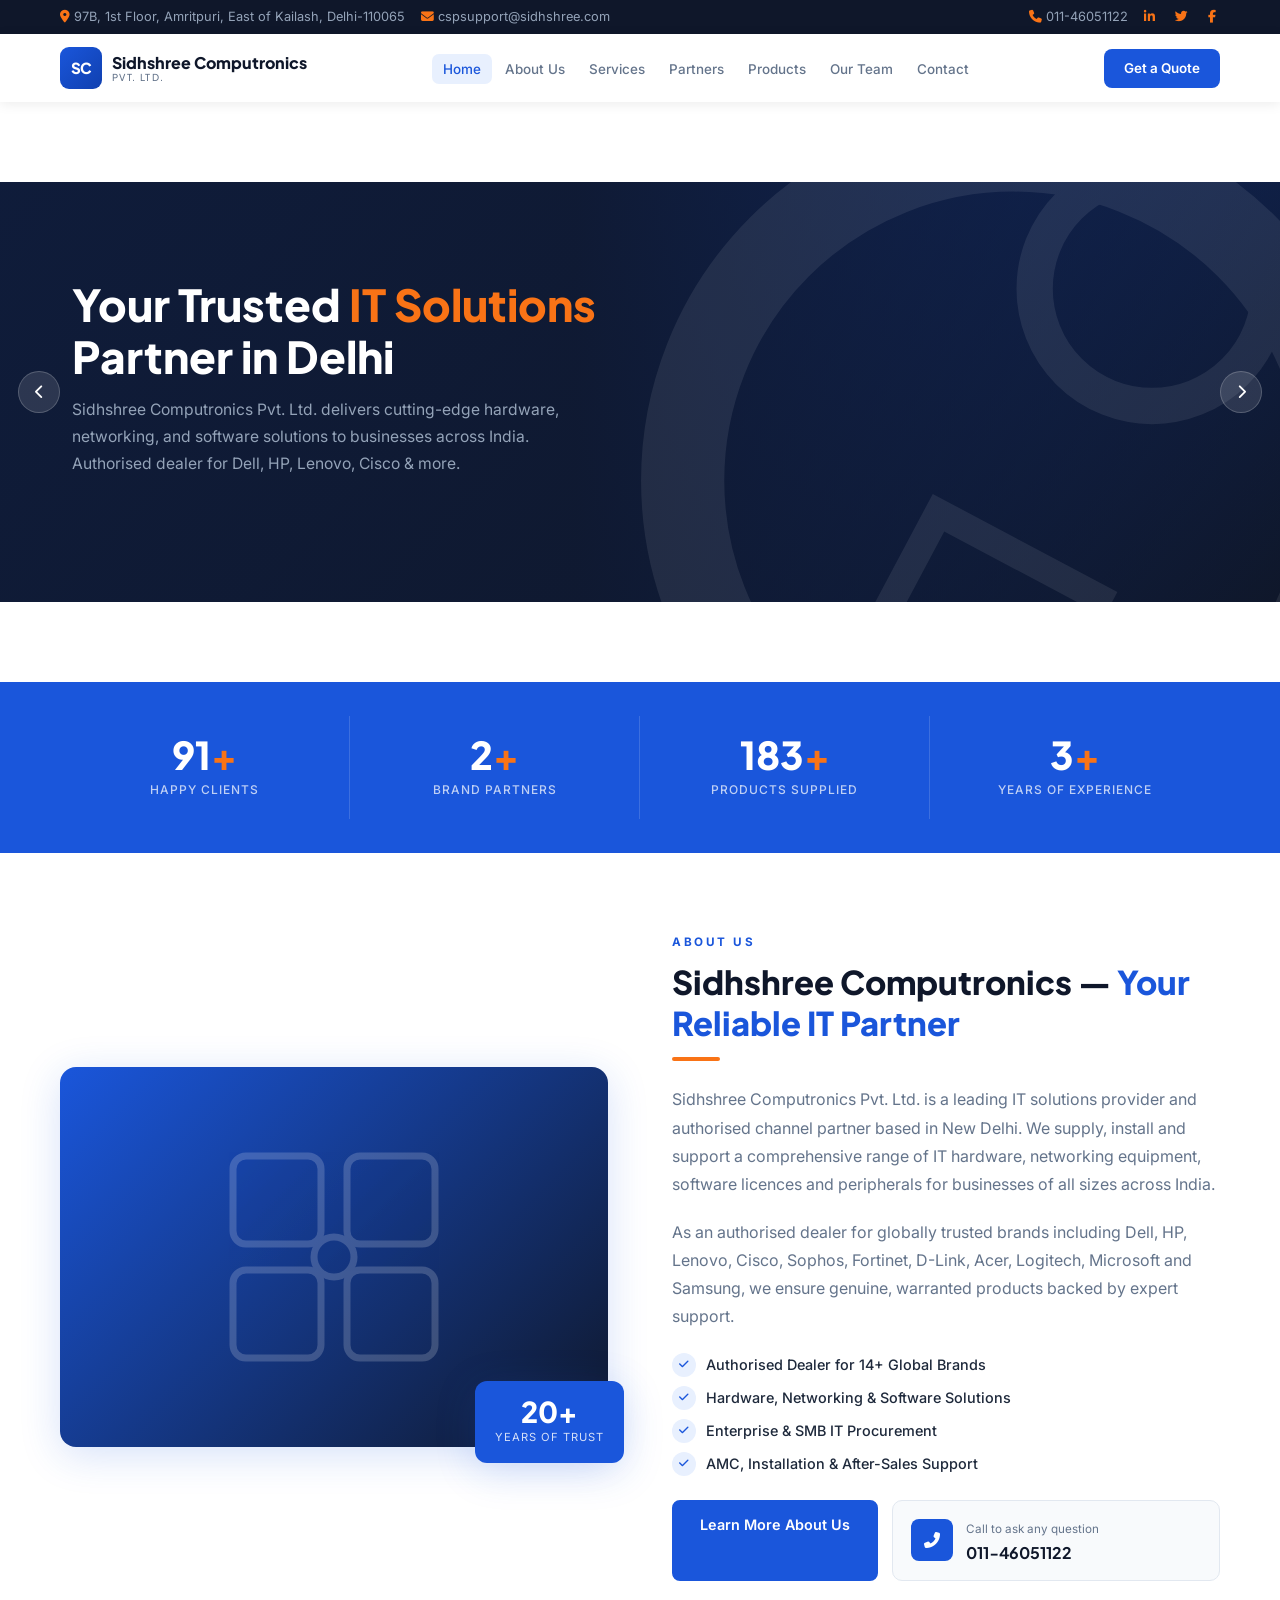
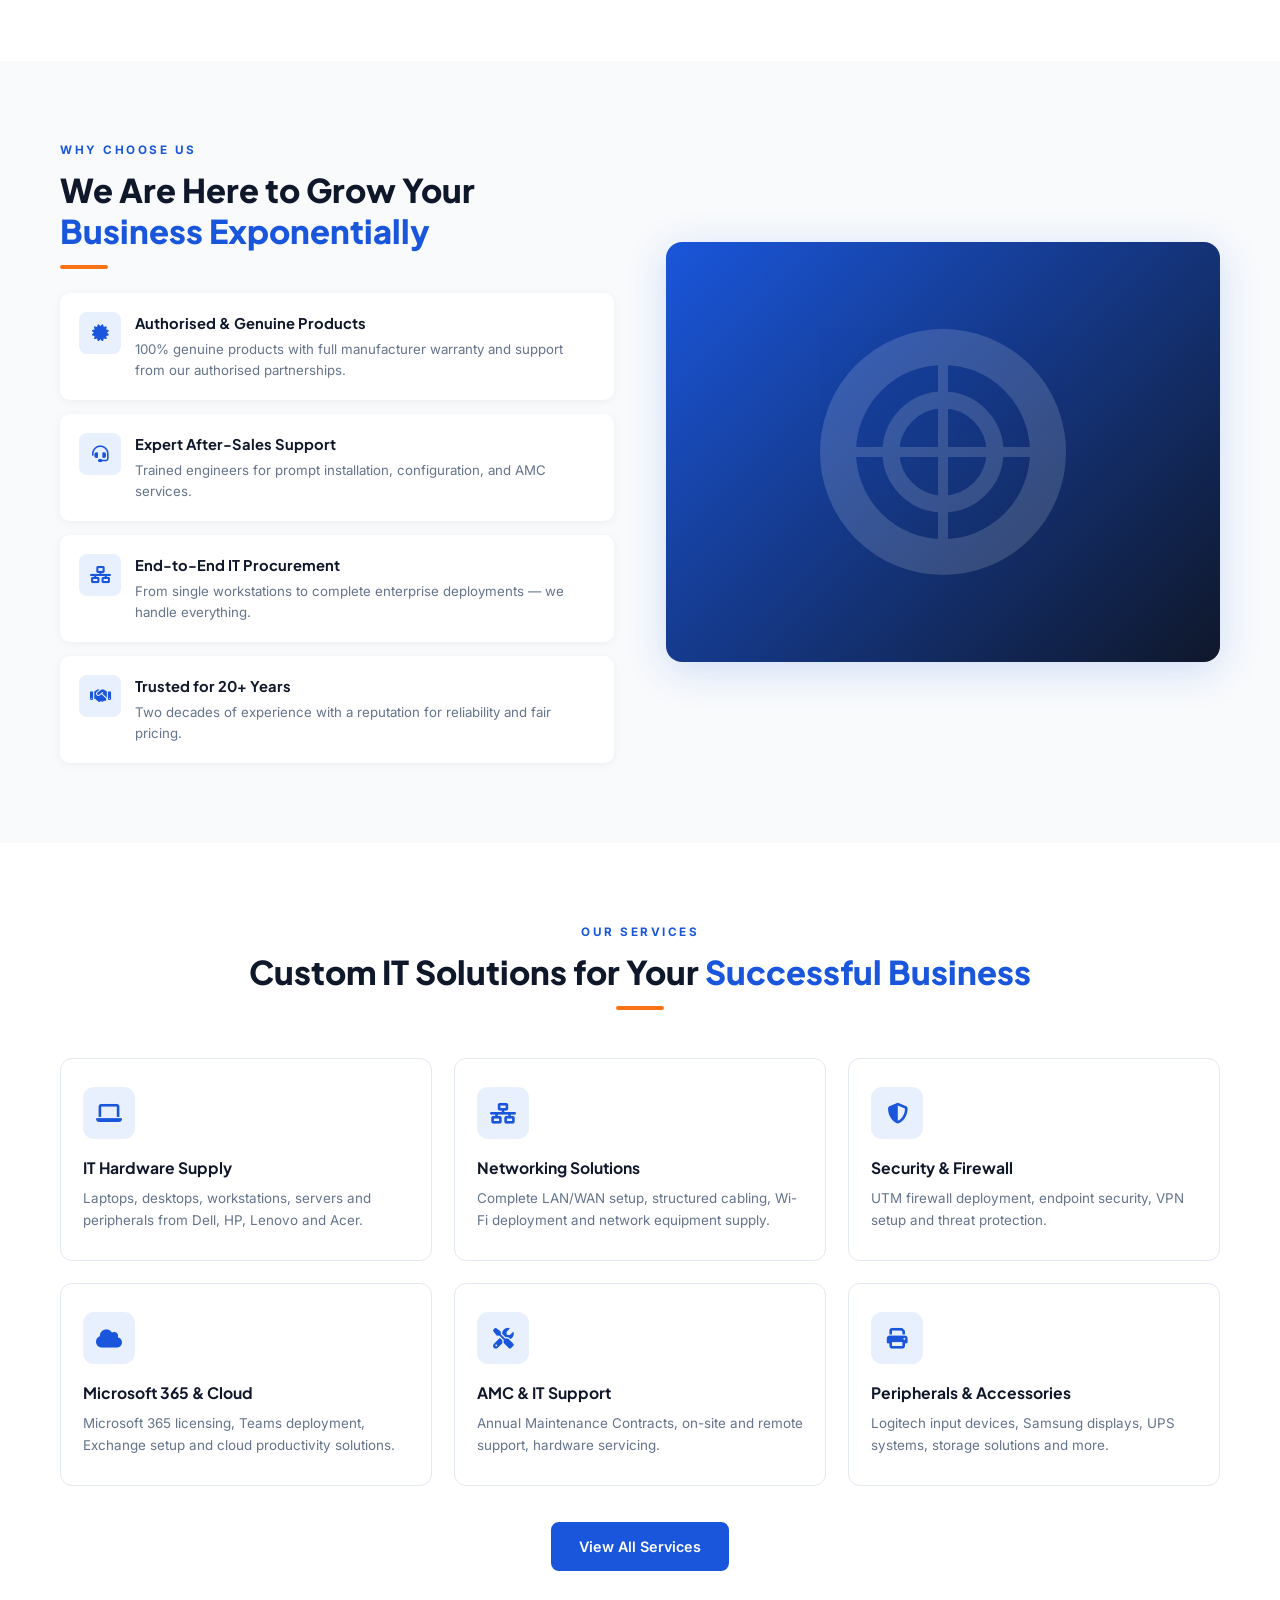
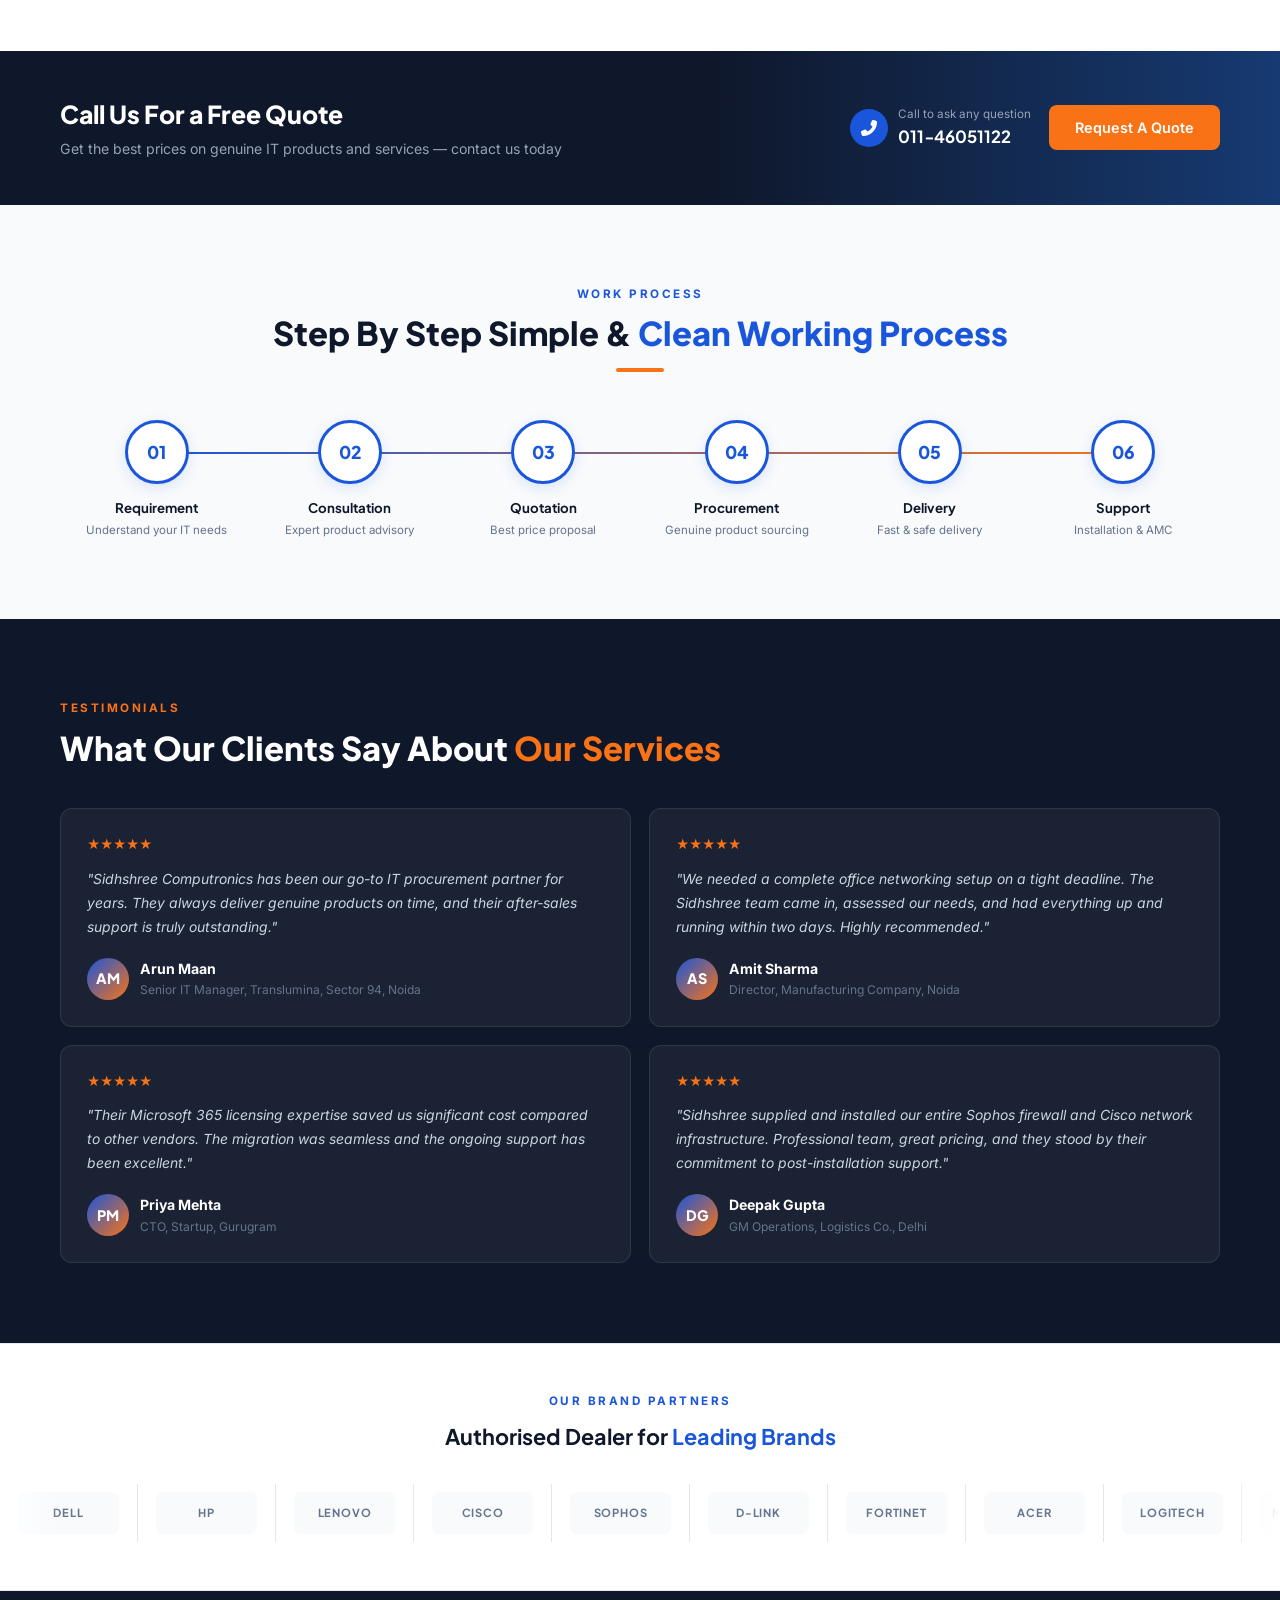
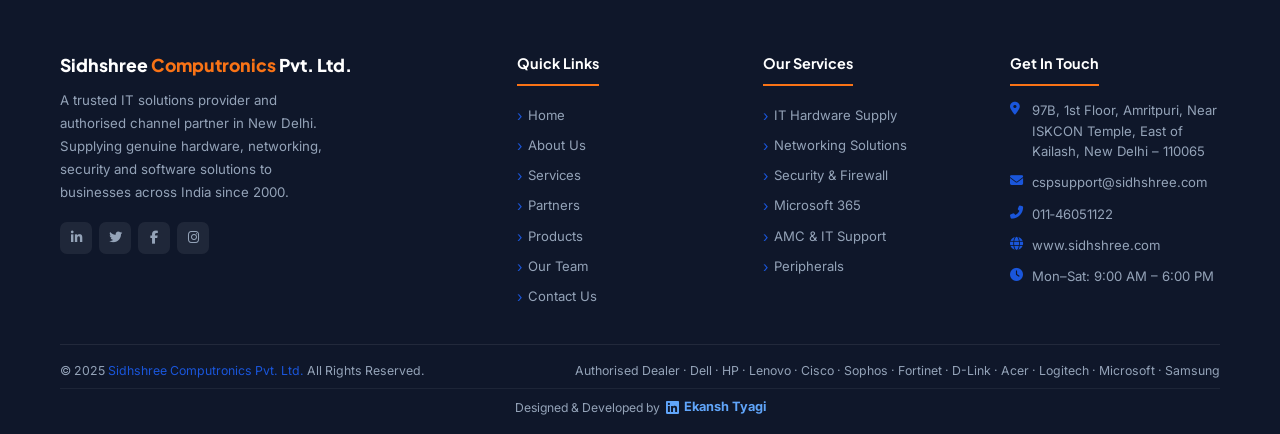
<file: index.html>
<!DOCTYPE html>
<html lang="en">
<head>
<meta charset="UTF-8">
<meta name="viewport" content="width=device-width, initial-scale=1.0">
<title>Sidhshree Computronics Pvt. Ltd. – Your Trusted IT Partner</title>
<link rel="stylesheet" href="shared.css">
<link rel="stylesheet" href="https://cdnjs.cloudflare.com/ajax/libs/font-awesome/6.5.0/css/all.min.css"/>
<style>
/* HERO */
.hero{position:relative;overflow:hidden;height:580px}
.slides{display:flex;height:100%;transition:transform .7s cubic-bezier(.77,0,.18,1)}
.slide{min-width:100%;height:100%;position:relative;display:flex;align-items:center}
.slide-bg{position:absolute;inset:0}
.slide-bg::after{content:'';position:absolute;inset:0;background:linear-gradient(90deg,rgba(15,23,42,.88) 45%,rgba(15,23,42,.2))}
.s1 .slide-bg{background:linear-gradient(135deg,#1040b0 0%,#0f172a 100%)}
.s2 .slide-bg{background:linear-gradient(135deg,#0f172a 0%,#163a72 60%,#1a56db 100%)}
.s3 .slide-bg{background:linear-gradient(135deg,#0f172a 0%,#1f1f3a 60%,#312e81 100%)}
.slide-geo{position:absolute;inset:0;opacity:.08;pointer-events:none}
.slide-content{position:relative;z-index:2;padding:0 72px;max-width:680px}
.slide-tag{display:inline-block;background:var(--accent);color:#fff;font-size:0.72rem;font-weight:700;letter-spacing:2px;text-transform:uppercase;padding:5px 14px;border-radius:20px;margin-bottom:16px}
.slide-content h1{font-family:'Plus Jakarta Sans',sans-serif;font-size:clamp(1.6rem,3.5vw,2.75rem);font-weight:800;color:#fff;line-height:1.18;margin-bottom:14px}
.slide-content h1 em{color:var(--accent);font-style:normal}
.slide-content p{color:#94a3b8;font-size:clamp(0.86rem,1.4vw,0.98rem);margin-bottom:28px;line-height:1.72;max-width:500px}
.hero-btns{display:flex;gap:12px;flex-wrap:wrap}
.btn-hl{background:var(--blue);color:#fff;padding:11px 26px;border-radius:8px;font-weight:600;font-size:0.9rem;transition:all .2s;border:2px solid var(--blue);white-space:nowrap;-webkit-tap-highlight-color:transparent}
.btn-hl:hover{background:transparent;color:#fff;border-color:#fff}
.btn-ghost{border:2px solid rgba(255,255,255,.4);color:#fff;padding:11px 26px;border-radius:8px;font-weight:600;font-size:0.9rem;transition:all .2s;white-space:nowrap;-webkit-tap-highlight-color:transparent}
.btn-ghost:hover{background:#fff;color:var(--dark)}
.hero-nav{position:absolute;bottom:22px;left:50%;transform:translateX(-50%);display:flex;gap:8px;z-index:10}
.dot{width:8px;height:8px;border-radius:50%;background:rgba(255,255,255,.35);cursor:pointer;transition:.3s;-webkit-tap-highlight-color:transparent}
.dot.active{background:#fff;width:26px;border-radius:4px}
.hero-arrow{position:absolute;top:50%;transform:translateY(-50%);z-index:10;background:rgba(255,255,255,.12);border:1px solid rgba(255,255,255,.2);color:#fff;width:42px;height:42px;border-radius:50%;display:flex;align-items:center;justify-content:center;cursor:pointer;transition:.2s;font-size:.9rem;-webkit-tap-highlight-color:transparent}
.hero-arrow:hover{background:var(--blue)}
.arrow-prev{left:18px}.arrow-next{right:18px}

/* STATS */
.stats{background:var(--blue);padding:34px 0}
.stats-grid{display:grid;grid-template-columns:repeat(4,1fr)}
.stat-item{text-align:center;padding:20px 10px;border-right:1px solid rgba(255,255,255,.15)}
.stat-item:last-child{border-right:none}
.stat-num{font-family:'Plus Jakarta Sans',sans-serif;font-size:2.4rem;font-weight:800;color:#fff;line-height:1}
.stat-num span{color:var(--accent)}
.stat-label{color:rgba(255,255,255,.72);font-size:0.75rem;font-weight:500;letter-spacing:1px;text-transform:uppercase;margin-top:5px}

/* ABOUT */
.about .container{display:grid;grid-template-columns:1fr 1fr;gap:64px;align-items:center}
.about-img-wrap{position:relative}
.about-img-box{border-radius:16px;overflow:hidden;box-shadow:var(--shadow-lg);height:380px;background:linear-gradient(135deg,var(--blue),#0f172a);display:flex;align-items:center;justify-content:center}
.about-badge{position:absolute;bottom:-16px;right:-16px;background:var(--blue);color:#fff;border-radius:12px;padding:16px 20px;text-align:center;box-shadow:var(--shadow-lg)}
.about-badge .num{font-family:'Plus Jakarta Sans',sans-serif;font-size:1.8rem;font-weight:800;line-height:1}
.about-badge .lbl{font-size:0.7rem;opacity:.82;letter-spacing:1px;text-transform:uppercase;margin-top:3px}
.check-list{display:flex;flex-direction:column;gap:9px;margin-bottom:24px}
.check-item{display:flex;align-items:center;gap:10px;font-weight:500;color:var(--dark2);font-size:0.9rem}
.check-item i{color:var(--blue);background:var(--blue-light);width:24px;height:24px;border-radius:50%;display:flex;align-items:center;justify-content:center;font-size:0.68rem;flex-shrink:0}
.about-callout{display:flex;align-items:center;gap:13px;margin-top:22px;padding:14px 18px;border:1.5px solid var(--border);border-radius:10px;background:var(--light)}
.callout-icon{background:var(--blue);color:#fff;width:42px;height:42px;border-radius:8px;display:flex;align-items:center;justify-content:center;font-size:1rem;flex-shrink:0}
.callout-info small{color:var(--gray);font-size:0.73rem}
.callout-info strong{display:block;font-family:'Plus Jakarta Sans',sans-serif;font-size:1rem;color:var(--dark)}

/* WHY */
.why{background:var(--light)}
.why .container{display:grid;grid-template-columns:1fr 1fr;gap:52px;align-items:center}
.why-cards{display:flex;flex-direction:column;gap:14px}
.why-card{display:flex;gap:14px;align-items:flex-start;background:#fff;border-radius:10px;padding:18px;box-shadow:0 2px 10px rgba(0,0,0,.05);transition:.3s;border:1.5px solid transparent}
.why-card:hover{border-color:var(--blue);box-shadow:var(--shadow)}
.why-icon{width:42px;height:42px;background:var(--blue-light);border-radius:8px;display:flex;align-items:center;justify-content:center;color:var(--blue);font-size:1.05rem;flex-shrink:0}
.why-card h4{font-family:'Plus Jakarta Sans',sans-serif;font-weight:700;margin-bottom:3px;font-size:0.92rem}
.why-card p{color:var(--gray);font-size:0.83rem;line-height:1.6}
.why-visual{border-radius:16px;overflow:hidden;height:420px;background:linear-gradient(135deg,#1a56db,#0f172a);display:flex;align-items:center;justify-content:center;box-shadow:var(--shadow-lg)}

/* SERVICES GRID */
.services-grid{display:grid;grid-template-columns:repeat(3,1fr);gap:22px}
.service-card{background:#fff;border:1.5px solid var(--border);border-radius:12px;padding:28px 22px;transition:.3s;position:relative;overflow:hidden;display:block}
.service-card::before{content:'';position:absolute;top:0;left:0;right:0;height:3px;background:var(--blue);transform:scaleX(0);transform-origin:left;transition:.3s}
.service-card:hover{box-shadow:var(--shadow-lg);border-color:transparent;transform:translateY(-4px)}
.service-card:hover::before{transform:scaleX(1)}
.svc-icon{width:52px;height:52px;background:var(--blue-light);border-radius:11px;display:flex;align-items:center;justify-content:center;color:var(--blue);font-size:1.3rem;margin-bottom:16px;transition:.3s}
.service-card:hover .svc-icon{background:var(--blue);color:#fff}
.service-card h3{font-family:'Plus Jakarta Sans',sans-serif;font-weight:700;font-size:0.98rem;margin-bottom:8px}
.service-card p{color:var(--gray);font-size:0.84rem;line-height:1.62}

/* PROCESS */
.process{background:var(--light)}
.process-steps{display:grid;grid-template-columns:repeat(6,1fr);gap:0;position:relative;margin-top:48px}
.process-steps::before{content:'';position:absolute;top:32px;left:8%;right:8%;height:2px;background:linear-gradient(90deg,var(--blue),var(--accent));z-index:0}
.step{text-align:center;padding:0 4px;position:relative;z-index:1}
.step-num{width:64px;height:64px;border-radius:50%;background:#fff;border:3px solid var(--blue);display:flex;align-items:center;justify-content:center;font-family:'Plus Jakarta Sans',sans-serif;font-weight:800;font-size:1.1rem;color:var(--blue);margin:0 auto 13px;box-shadow:0 4px 14px rgba(26,86,219,.13);transition:.3s}
.step:hover .step-num{background:var(--blue);color:#fff}
.step h4{font-family:'Plus Jakarta Sans',sans-serif;font-weight:700;font-size:0.83rem;color:var(--dark)}
.step p{color:var(--gray);font-size:0.72rem;margin-top:3px}

/* TESTIMONIALS */
.testimonials{background:var(--dark);padding:80px 0}
.testimonials .section-tag{color:var(--accent)}
.testimonials .section-title{color:#fff}
.testi-grid{display:grid;grid-template-columns:repeat(2,1fr);gap:18px;margin-top:40px}
.testi-card{background:rgba(255,255,255,.05);border:1px solid rgba(255,255,255,.09);border-radius:12px;padding:26px;transition:.3s}
.testi-card:hover{background:rgba(255,255,255,.08);border-color:rgba(26,86,219,.4)}
.testi-stars{color:var(--accent);font-size:0.8rem;margin-bottom:12px}
.testi-text{color:#cbd5e1;font-size:0.87rem;line-height:1.72;margin-bottom:18px;font-style:italic}
.testi-author{display:flex;align-items:center;gap:11px}
.testi-av{width:42px;height:42px;border-radius:50%;background:linear-gradient(135deg,var(--blue),var(--accent));display:flex;align-items:center;justify-content:center;color:#fff;font-family:'Plus Jakarta Sans',sans-serif;font-weight:800;font-size:0.9rem;flex-shrink:0}
.testi-name{font-weight:700;color:#fff;font-size:0.88rem}
.testi-role{color:#64748b;font-size:0.75rem}

/* RESPONSIVE */
@media(max-width:1024px){
  .stats-grid{grid-template-columns:repeat(2,1fr)}
  .about .container,.why .container{grid-template-columns:1fr;gap:40px}
  .about-img-wrap{max-width:500px;margin:0 auto}
  .why-visual{height:240px}
  .services-grid{grid-template-columns:repeat(2,1fr)}
  .process-steps{grid-template-columns:repeat(3,1fr);gap:20px}
  .process-steps::before{display:none}
  .testi-grid{grid-template-columns:1fr}
}
@media(max-width:768px){
  .hero{height:auto;min-height:420px}
  .slide-content{padding:40px 20px}
  .slide-content h1{font-size:1.6rem}
  .hero-btns{gap:10px}
  .btn-hl,.btn-ghost{padding:10px 20px;font-size:0.86rem}
  .stat-item{border-right:none;border-bottom:1px solid rgba(255,255,255,.12)}
  .services-grid{grid-template-columns:1fr}
  .process-steps{grid-template-columns:repeat(2,1fr)}
  .testi-grid{grid-template-columns:1fr}
  .about-img-box{height:260px}
}
@media(max-width:480px){
  .hero{min-height:380px}
  .slide-content{padding:30px 14px}
  .slide-content h1{font-size:1.4rem}
  .stats-grid{grid-template-columns:repeat(2,1fr)}
  .stat-num{font-size:1.9rem}
  .process-steps{grid-template-columns:repeat(2,1fr)}
}
</style>
</head>
<body>

<!-- HERO SLIDER -->
<section class="hero">
  <div class="slides" id="slides">
    <div class="slide s1">
      <div class="slide-bg"></div>
      <svg class="slide-geo" viewBox="0 0 1200 560"><circle cx="950" cy="280" r="310" fill="none" stroke="white" stroke-width="78"/><circle cx="1080" cy="100" r="110" fill="none" stroke="white" stroke-width="34"/><rect x="830" y="340" width="170" height="170" fill="none" stroke="white" stroke-width="26" transform="rotate(28 915 425)"/></svg>
      <div class="slide-content">
        <h1>Your Trusted <em>IT Solutions</em> Partner in Delhi</h1>
        <p>Sidhshree Computronics Pvt. Ltd. delivers cutting-edge hardware, networking, and software solutions to businesses across India. Authorised dealer for Dell, HP, Lenovo, Cisco &amp; more.</p>
        <div class="hero-btns">
        </div>
      </div>
    </div>
    <div class="slide s2">
      <div class="slide-bg"></div>
      <svg class="slide-geo" viewBox="0 0 1200 560"><polygon points="1060,20 1200,310 920,310" fill="none" stroke="white" stroke-width="34"/><circle cx="1090" cy="440" r="155" fill="none" stroke="white" stroke-width="50"/><line x1="760" y1="0" x2="1200" y2="560" stroke="white" stroke-width="18"/></svg>
      <div class="slide-content">
        <h1>Empowering Businesses with <em>Microsoft 365</em></h1>
        <p>From Microsoft Teams to enterprise-grade cloud productivity — we help you deploy, migrate and manage Microsoft solutions that transform the way you work.</p>
        <div class="hero-btns">
        </div>
      </div>
    </div>
    <div class="slide s3">
      <div class="slide-bg"></div>
      <svg class="slide-geo" viewBox="0 0 1200 560"><circle cx="900" cy="350" r="240" fill="none" stroke="white" stroke-width="55"/><rect x="860" y="40" width="200" height="200" fill="none" stroke="white" stroke-width="28" transform="rotate(15 960 140)"/></svg>
      <div class="slide-content">
        <h1>Secure Your Business with <em>Enterprise Networking</em></h1>
        <p>As an authorised partner of Cisco, Fortinet, Sophos and D-Link, we design, deploy and support robust network and cybersecurity infrastructure for your business.</p>
        <div class="hero-btns">
        </div>
      </div>
    </div>
  </div>
  <button class="hero-arrow arrow-prev" onclick="changeSlide(-1)"><i class="fas fa-chevron-left"></i></button>
  <button class="hero-arrow arrow-next" onclick="changeSlide(1)"><i class="fas fa-chevron-right"></i></button>
  <div class="hero-nav">
    <div class="dot active" onclick="goSlide(0)"></div>
    <div class="dot" onclick="goSlide(1)"></div>
    <div class="dot" onclick="goSlide(2)"></div>
  </div>
</section>

<!-- STATS -->
<div class="stats">
  <div class="container">
    <div class="stats-grid">
      <div class="stat-item"><div class="stat-num" data-target="500">0<span>+</span></div><div class="stat-label">Happy Clients</div></div>
      <div class="stat-item"><div class="stat-num" data-target="14">0<span>+</span></div><div class="stat-label">Brand Partners</div></div>
      <div class="stat-item"><div class="stat-num" data-target="1000">0<span>+</span></div><div class="stat-label">Products Supplied</div></div>
      <div class="stat-item"><div class="stat-num" data-target="20">0<span>+</span></div><div class="stat-label">Years of Experience</div></div>
    </div>
  </div>
</div>

<!-- ABOUT PREVIEW -->
<section class="about" id="about">
  <div class="container">
    <div class="about-img-wrap">
      <div class="about-img-box">
        <svg width="230" height="230" viewBox="0 0 230 230" fill="none" style="opacity:.18"><rect x="14" y="14" width="88" height="88" rx="13" stroke="white" stroke-width="7"/><rect x="128" y="14" width="88" height="88" rx="13" stroke="white" stroke-width="7"/><rect x="14" y="128" width="88" height="88" rx="13" stroke="white" stroke-width="7"/><rect x="128" y="128" width="88" height="88" rx="13" stroke="white" stroke-width="7"/><circle cx="115" cy="115" r="20" stroke="white" stroke-width="7"/></svg>
      </div>
      <div class="about-badge"><div class="num">20+</div><div class="lbl">Years of Trust</div></div>
    </div>
    <div>
      <div class="section-tag">About Us</div>
      <h2 class="section-title">Sidhshree Computronics — <span>Your Reliable IT Partner</span></h2>
      <div class="divider"></div>
      <p style="color:var(--gray);line-height:1.76;margin-bottom:20px">Sidhshree Computronics Pvt. Ltd. is a leading IT solutions provider and authorised channel partner based in New Delhi. We supply, install and support a comprehensive range of IT hardware, networking equipment, software licences and peripherals for businesses of all sizes across India.</p>
      <p style="color:var(--gray);line-height:1.76;margin-bottom:22px">As an authorised dealer for globally trusted brands including Dell, HP, Lenovo, Cisco, Sophos, Fortinet, D-Link, Acer, Logitech, Microsoft and Samsung, we ensure genuine, warranted products backed by expert support.</p>
      <div class="check-list">
        <div class="check-item"><i class="fas fa-check"></i>Authorised Dealer for 14+ Global Brands</div>
        <div class="check-item"><i class="fas fa-check"></i>Hardware, Networking &amp; Software Solutions</div>
        <div class="check-item"><i class="fas fa-check"></i>Enterprise &amp; SMB IT Procurement</div>
        <div class="check-item"><i class="fas fa-check"></i>AMC, Installation &amp; After-Sales Support</div>
      </div>
      <div style="display:flex;gap:14px;flex-wrap:wrap;margin-top:20px">
        <a href="about.html" class="btn-primary">Learn More About Us</a>
        <div class="about-callout" style="margin-top:0;flex:1;min-width:200px">
          <div class="callout-icon"><i class="fas fa-phone-alt"></i></div>
          <div class="callout-info"><small>Call to ask any question</small><strong>011‑46051122</strong></div>
        </div>
      </div>
    </div>
  </div>
</section>

<!-- WHY CHOOSE US -->
<section class="why">
  <div class="container">
    <div>
      <div class="section-tag">Why Choose Us</div>
      <h2 class="section-title">We Are Here to Grow Your <span>Business Exponentially</span></h2>
      <div class="divider"></div>
      <div class="why-cards">
        <div class="why-card anim"><div class="why-icon"><i class="fas fa-certificate"></i></div><div><h4>Authorised &amp; Genuine Products</h4><p>100% genuine products with full manufacturer warranty and support from our authorised partnerships.</p></div></div>
        <div class="why-card anim"><div class="why-icon"><i class="fas fa-headset"></i></div><div><h4>Expert After-Sales Support</h4><p>Trained engineers for prompt installation, configuration, and AMC services.</p></div></div>
        <div class="why-card anim"><div class="why-icon"><i class="fas fa-network-wired"></i></div><div><h4>End-to-End IT Procurement</h4><p>From single workstations to complete enterprise deployments — we handle everything.</p></div></div>
        <div class="why-card anim"><div class="why-icon"><i class="fas fa-handshake"></i></div><div><h4>Trusted for 20+ Years</h4><p>Two decades of experience with a reputation for reliability and fair pricing.</p></div></div>
      </div>
    </div>
    <div class="why-visual"><svg width="260" height="260" viewBox="0 0 260 260" fill="none" style="opacity:.15"><circle cx="130" cy="130" r="105" stroke="white" stroke-width="36"/><circle cx="130" cy="130" r="52" stroke="white" stroke-width="17"/><line x1="25" y1="130" x2="235" y2="130" stroke="white" stroke-width="10"/><line x1="130" y1="25" x2="130" y2="235" stroke="white" stroke-width="10"/></svg></div>
  </div>
</section>

<!-- SERVICES PREVIEW -->
<section id="services">
  <div class="container">
    <div class="center" style="margin-bottom:48px">
      <div class="section-tag">Our Services</div>
      <h2 class="section-title">Custom IT Solutions for Your <span>Successful Business</span></h2>
      <div class="divider"></div>
    </div>
    <div class="services-grid">
      <a href="services.html#hardware" class="service-card anim"><div class="svc-icon"><i class="fas fa-laptop"></i></div><h3>IT Hardware Supply</h3><p>Laptops, desktops, workstations, servers and peripherals from Dell, HP, Lenovo and Acer.</p></a>
      <a href="services.html#networking" class="service-card anim"><div class="svc-icon"><i class="fas fa-network-wired"></i></div><h3>Networking Solutions</h3><p>Complete LAN/WAN setup, structured cabling, Wi-Fi deployment and network equipment supply.</p></a>
      <a href="services.html#security" class="service-card anim"><div class="svc-icon"><i class="fas fa-shield-alt"></i></div><h3>Security &amp; Firewall</h3><p>UTM firewall deployment, endpoint security, VPN setup and threat protection.</p></a>
      <a href="services.html#cloud" class="service-card anim"><div class="svc-icon"><i class="fas fa-cloud"></i></div><h3>Microsoft 365 &amp; Cloud</h3><p>Microsoft 365 licensing, Teams deployment, Exchange setup and cloud productivity solutions.</p></a>
      <a href="services.html#amc" class="service-card anim"><div class="svc-icon"><i class="fas fa-tools"></i></div><h3>AMC &amp; IT Support</h3><p>Annual Maintenance Contracts, on-site and remote support, hardware servicing.</p></a>
      <a href="services.html#peripherals" class="service-card anim"><div class="svc-icon"><i class="fas fa-print"></i></div><h3>Peripherals &amp; Accessories</h3><p>Logitech input devices, Samsung displays, UPS systems, storage solutions and more.</p></a>
    </div>
    <div style="text-align:center;margin-top:36px"><a href="services.html" class="btn-primary">View All Services</a></div>
  </div>
</section>

<!-- CTA BAND -->
<div class="cta-band">
  <div class="container">
    <div><h2>Call Us For a Free Quote</h2><p>Get the best prices on genuine IT products and services — contact us today</p></div>
    <div class="cta-right">
      <div class="cta-phone"><div class="icon"><i class="fas fa-phone-alt"></i></div><div><small>Call to ask any question</small><strong>011‑46051122</strong></div></div>
      <a href="contact.html" class="btn-accent">Request A Quote</a>
    </div>
  </div>
</div>

<!-- PROCESS -->
<section class="process">
  <div class="container">
    <div class="center">
      <div class="section-tag">Work Process</div>
      <h2 class="section-title">Step By Step Simple &amp; <span>Clean Working Process</span></h2>
      <div class="divider"></div>
    </div>
    <div class="process-steps">
      <div class="step anim"><div class="step-num">01</div><h4>Requirement</h4><p>Understand your IT needs</p></div>
      <div class="step anim"><div class="step-num">02</div><h4>Consultation</h4><p>Expert product advisory</p></div>
      <div class="step anim"><div class="step-num">03</div><h4>Quotation</h4><p>Best price proposal</p></div>
      <div class="step anim"><div class="step-num">04</div><h4>Procurement</h4><p>Genuine product sourcing</p></div>
      <div class="step anim"><div class="step-num">05</div><h4>Delivery</h4><p>Fast &amp; safe delivery</p></div>
      <div class="step anim"><div class="step-num">06</div><h4>Support</h4><p>Installation &amp; AMC</p></div>
    </div>
  </div>
</section>

<!-- TESTIMONIALS -->
<section class="testimonials">
  <div class="container">
    <div class="section-tag">Testimonials</div>
    <h2 class="section-title">What Our Clients Say About <em style="color:var(--accent);font-style:normal">Our Services</em></h2>
    <div class="testi-grid">
      <div class="testi-card anim"><div class="testi-stars">★★★★★</div><p class="testi-text">"Sidhshree Computronics has been our go-to IT procurement partner for years. They always deliver genuine products on time, and their after-sales support is truly outstanding."</p><div class="testi-author"><div class="testi-av">AM</div><div><div class="testi-name">Arun Maan</div><div class="testi-role">Senior IT Manager, Translumina, Sector 94, Noida</div></div></div></div>
      <div class="testi-card anim"><div class="testi-stars">★★★★★</div><p class="testi-text">"We needed a complete office networking setup on a tight deadline. The Sidhshree team came in, assessed our needs, and had everything up and running within two days. Highly recommended."</p><div class="testi-author"><div class="testi-av">AS</div><div><div class="testi-name">Amit Sharma</div><div class="testi-role">Director, Manufacturing Company, Noida</div></div></div></div>
      <div class="testi-card anim"><div class="testi-stars">★★★★★</div><p class="testi-text">"Their Microsoft 365 licensing expertise saved us significant cost compared to other vendors. The migration was seamless and the ongoing support has been excellent."</p><div class="testi-author"><div class="testi-av">PM</div><div><div class="testi-name">Priya Mehta</div><div class="testi-role">CTO, Startup, Gurugram</div></div></div></div>
      <div class="testi-card anim"><div class="testi-stars">★★★★★</div><p class="testi-text">"Sidhshree supplied and installed our entire Sophos firewall and Cisco network infrastructure. Professional team, great pricing, and they stood by their commitment to post-installation support."</p><div class="testi-author"><div class="testi-av">DG</div><div><div class="testi-name">Deepak Gupta</div><div class="testi-role">GM Operations, Logistics Co., Delhi</div></div></div></div>
    </div>
  </div>
</section>

<script src="shared.js"></script>
<script>
let current = 0, total = 3;
const slidesEl = document.getElementById('slides');
const dots = document.querySelectorAll('.dot');
let timer = setInterval(() => changeSlide(1), 5500);
function goSlide(n) {
  current = n;
  slidesEl.style.transform = 'translateX(-' + current * 100 + '%)';
  dots.forEach((d,i) => d.classList.toggle('active', i === current));
  clearInterval(timer); timer = setInterval(() => changeSlide(1), 5500);
}
function changeSlide(dir) { goSlide((current + dir + total) % total); }

/* Counters */
function runCounters() {
  document.querySelectorAll('.stat-num[data-target]').forEach(el => {
    const target = +el.dataset.target;
    const suffix = el.querySelector('span').textContent;
    let n = 0, inc = target / 60;
    const t = setInterval(() => {
      n += inc; if (n >= target) { n = target; clearInterval(t); }
      el.innerHTML = Math.floor(n) + '<span>' + suffix + '</span>';
    }, 20);
  });
}
new IntersectionObserver(e => { if (e[0].isIntersecting) runCounters(); }, { threshold: 0.5 })
  .observe(document.querySelector('.stats'));
</script>
</body>
</html>
</file>
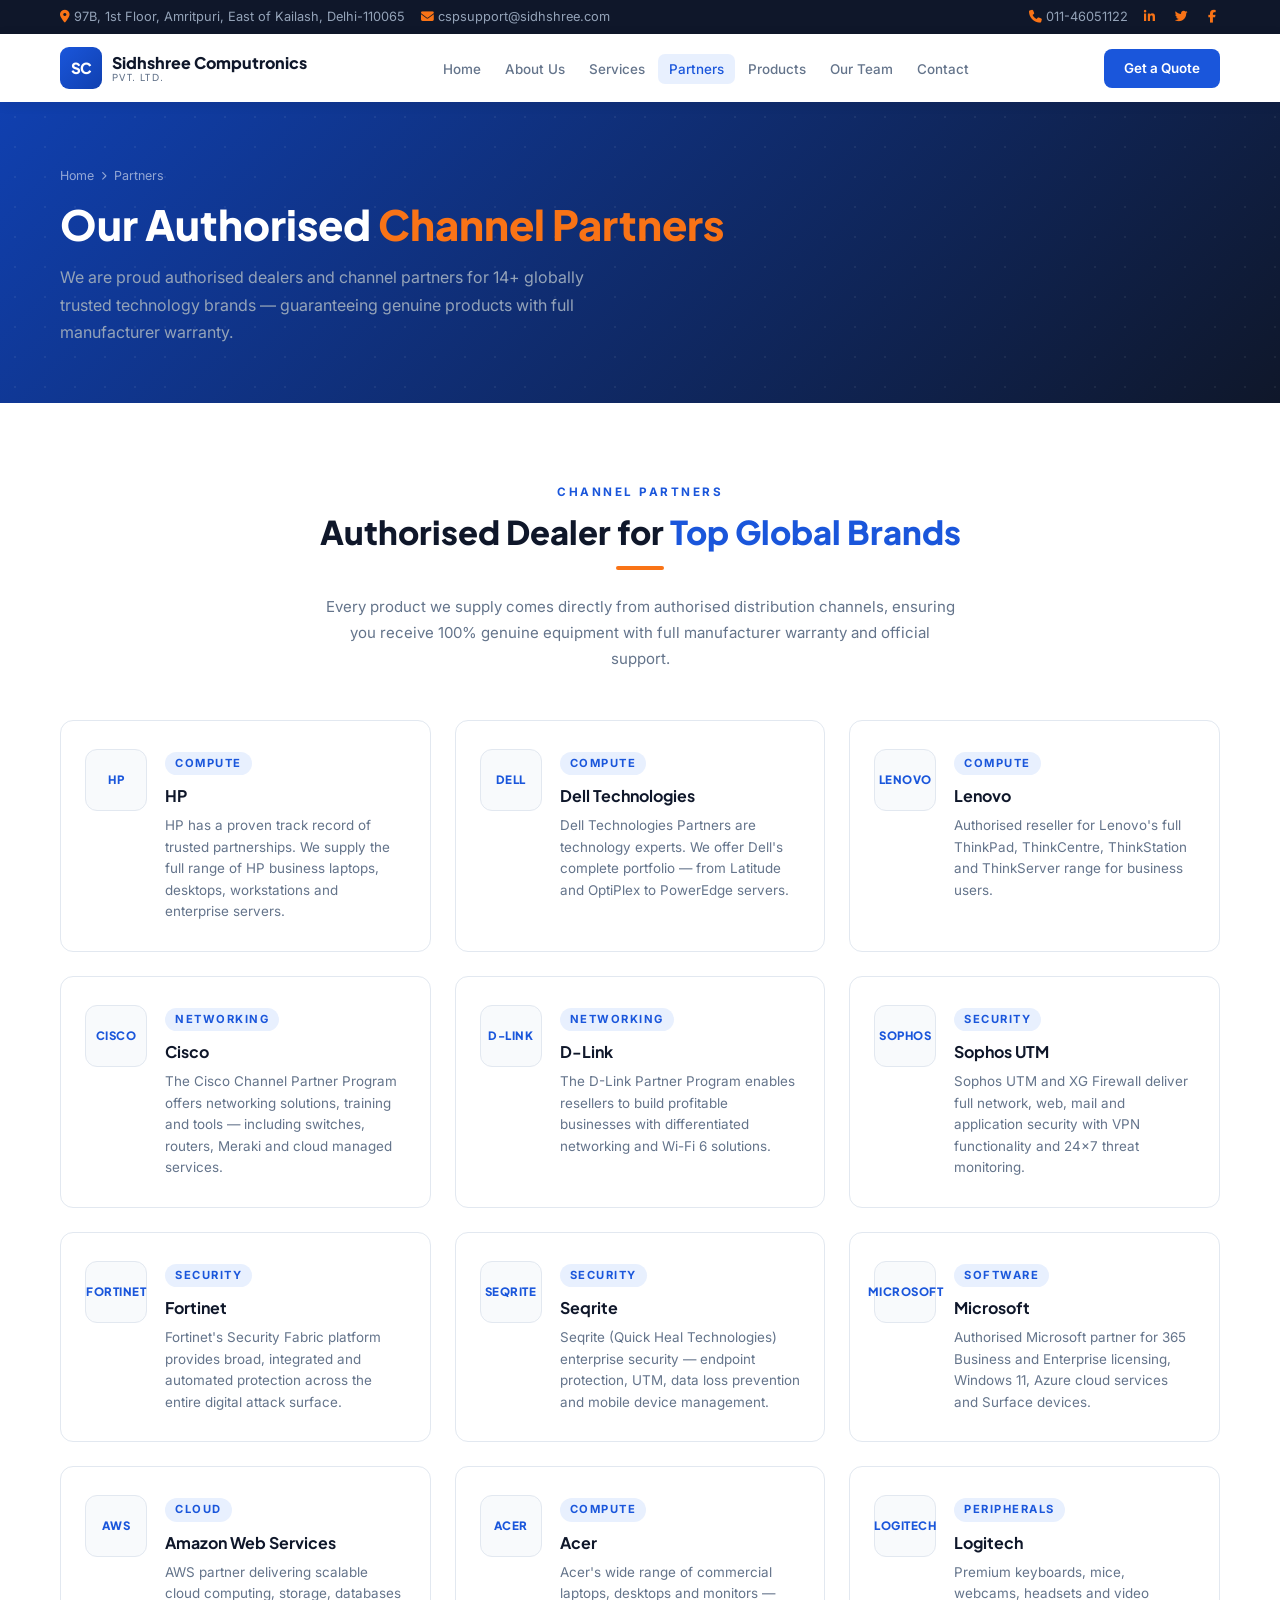
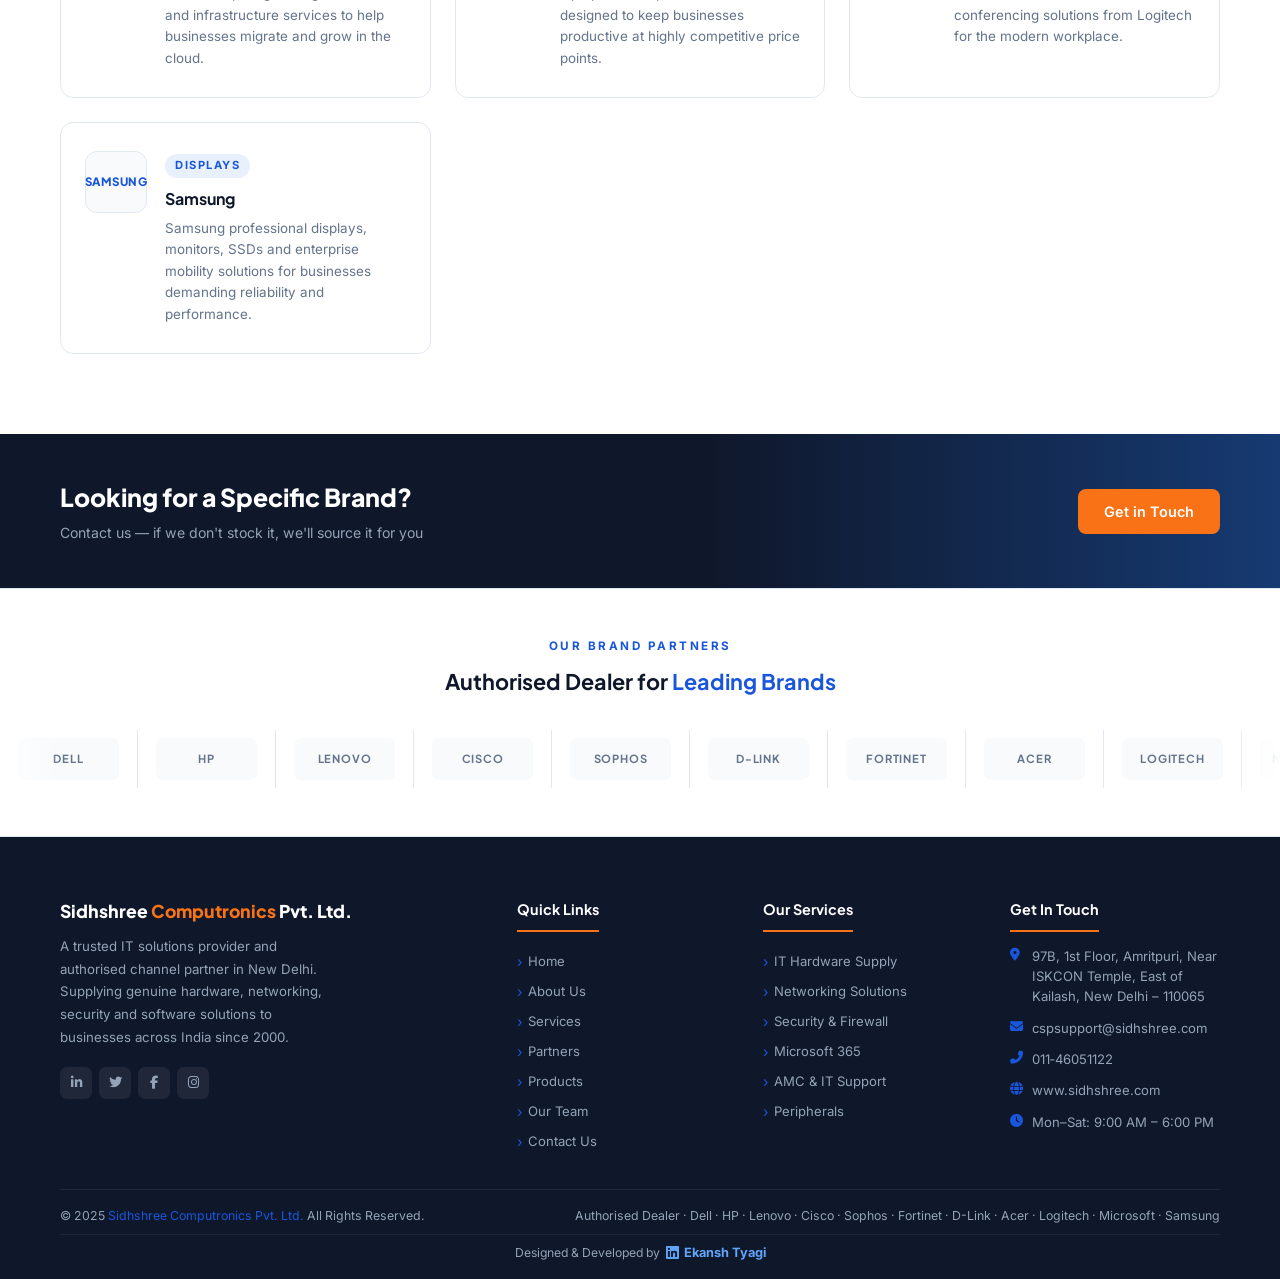
<file: partners.html>
<!DOCTYPE html>
<html lang="en">
<head>
<meta charset="UTF-8">
<meta name="viewport" content="width=device-width, initial-scale=1.0">
<title>Channel Partners | Sidhshree Computronics Pvt. Ltd.</title>
<link rel="stylesheet" href="shared.css">
<link rel="stylesheet" href="https://cdnjs.cloudflare.com/ajax/libs/font-awesome/6.5.0/css/all.min.css"/>
<style>
.brands-grid{display:grid;grid-template-columns:repeat(3,1fr);gap:24px;margin-top:48px}
.brand-card{border:1.5px solid var(--border);border-radius:13px;padding:28px 24px;display:flex;gap:18px;align-items:flex-start;transition:.3s;background:#fff}
.brand-card:hover{border-color:var(--blue);box-shadow:var(--shadow);transform:translateY(-3px)}
.brand-logo{width:62px;height:62px;border-radius:12px;background:var(--light);display:flex;align-items:center;justify-content:center;flex-shrink:0;font-family:'Plus Jakarta Sans',sans-serif;font-weight:800;font-size:0.72rem;color:var(--blue);text-align:center;line-height:1.2;letter-spacing:.5px;border:1.5px solid var(--border)}
.brand-card h4{font-family:'Plus Jakarta Sans',sans-serif;font-weight:700;font-size:1rem;margin-bottom:6px}
.brand-card p{color:var(--gray);font-size:0.84rem;line-height:1.6}
.brand-category{display:inline-block;background:var(--blue-light);color:var(--blue);font-size:0.7rem;font-weight:700;letter-spacing:1.5px;text-transform:uppercase;padding:3px 10px;border-radius:20px;margin-bottom:8px}
@media(max-width:1024px){.brands-grid{grid-template-columns:repeat(2,1fr)}}
@media(max-width:600px){.brands-grid{grid-template-columns:1fr}}
</style>
</head>
<body>

<div class="page-hero">
  <div class="container page-hero-inner">
    <div class="breadcrumb"><a href="index.html">Home</a><i class="fas fa-chevron-right"></i><span>Partners</span></div>
    <h1>Our Authorised <em>Channel Partners</em></h1>
    <p>We are proud authorised dealers and channel partners for 14+ globally trusted technology brands — guaranteeing genuine products with full manufacturer warranty.</p>
  </div>
</div>

<section>
  <div class="container">
    <div class="center" style="margin-bottom:8px">
      <div class="section-tag">Channel Partners</div>
      <h2 class="section-title">Authorised Dealer for <span>Top Global Brands</span></h2>
      <div class="divider"></div>
      <p style="color:var(--gray);max-width:640px;margin:0 auto;font-size:0.94rem;line-height:1.72">Every product we supply comes directly from authorised distribution channels, ensuring you receive 100% genuine equipment with full manufacturer warranty and official support.</p>
    </div>
    <div class="brands-grid">
      <div class="brand-card anim"><div class="brand-logo">HP</div><div><div class="brand-category">Compute</div><h4>HP</h4><p>HP has a proven track record of trusted partnerships. We supply the full range of HP business laptops, desktops, workstations and enterprise servers.</p></div></div>
      <div class="brand-card anim"><div class="brand-logo">DELL</div><div><div class="brand-category">Compute</div><h4>Dell Technologies</h4><p>Dell Technologies Partners are technology experts. We offer Dell's complete portfolio — from Latitude and OptiPlex to PowerEdge servers.</p></div></div>
      <div class="brand-card anim"><div class="brand-logo">LENOVO</div><div><div class="brand-category">Compute</div><h4>Lenovo</h4><p>Authorised reseller for Lenovo's full ThinkPad, ThinkCentre, ThinkStation and ThinkServer range for business users.</p></div></div>
      <div class="brand-card anim"><div class="brand-logo">CISCO</div><div><div class="brand-category">Networking</div><h4>Cisco</h4><p>The Cisco Channel Partner Program offers networking solutions, training and tools — including switches, routers, Meraki and cloud managed services.</p></div></div>
      <div class="brand-card anim"><div class="brand-logo">D-LINK</div><div><div class="brand-category">Networking</div><h4>D-Link</h4><p>The D-Link Partner Program enables resellers to build profitable businesses with differentiated networking and Wi-Fi 6 solutions.</p></div></div>
      <div class="brand-card anim"><div class="brand-logo">SOPHOS</div><div><div class="brand-category">Security</div><h4>Sophos UTM</h4><p>Sophos UTM and XG Firewall deliver full network, web, mail and application security with VPN functionality and 24×7 threat monitoring.</p></div></div>
      <div class="brand-card anim"><div class="brand-logo">FORTINET</div><div><div class="brand-category">Security</div><h4>Fortinet</h4><p>Fortinet's Security Fabric platform provides broad, integrated and automated protection across the entire digital attack surface.</p></div></div>
      <div class="brand-card anim"><div class="brand-logo">SEQRITE</div><div><div class="brand-category">Security</div><h4>Seqrite</h4><p>Seqrite (Quick Heal Technologies) enterprise security — endpoint protection, UTM, data loss prevention and mobile device management.</p></div></div>
      <div class="brand-card anim"><div class="brand-logo">MICROSOFT</div><div><div class="brand-category">Software</div><h4>Microsoft</h4><p>Authorised Microsoft partner for 365 Business and Enterprise licensing, Windows 11, Azure cloud services and Surface devices.</p></div></div>
      <div class="brand-card anim"><div class="brand-logo">AWS</div><div><div class="brand-category">Cloud</div><h4>Amazon Web Services</h4><p>AWS partner delivering scalable cloud computing, storage, databases and infrastructure services to help businesses migrate and grow in the cloud.</p></div></div>
      <div class="brand-card anim"><div class="brand-logo">ACER</div><div><div class="brand-category">Compute</div><h4>Acer</h4><p>Acer's wide range of commercial laptops, desktops and monitors — designed to keep businesses productive at highly competitive price points.</p></div></div>
      <div class="brand-card anim"><div class="brand-logo">LOGITECH</div><div><div class="brand-category">Peripherals</div><h4>Logitech</h4><p>Premium keyboards, mice, webcams, headsets and video conferencing solutions from Logitech for the modern workplace.</p></div></div>
      <div class="brand-card anim"><div class="brand-logo">SAMSUNG</div><div><div class="brand-category">Displays</div><h4>Samsung</h4><p>Samsung professional displays, monitors, SSDs and enterprise mobility solutions for businesses demanding reliability and performance.</p></div></div>
    </div>
  </div>
</section>

<div class="cta-band">
  <div class="container">
    <div><h2>Looking for a Specific Brand?</h2><p>Contact us — if we don't stock it, we'll source it for you</p></div>
    <div class="cta-right"><a href="contact.html" class="btn-accent">Get in Touch</a></div>
  </div>
</div>

<script src="shared.js"></script>
</body>
</html>
</file>
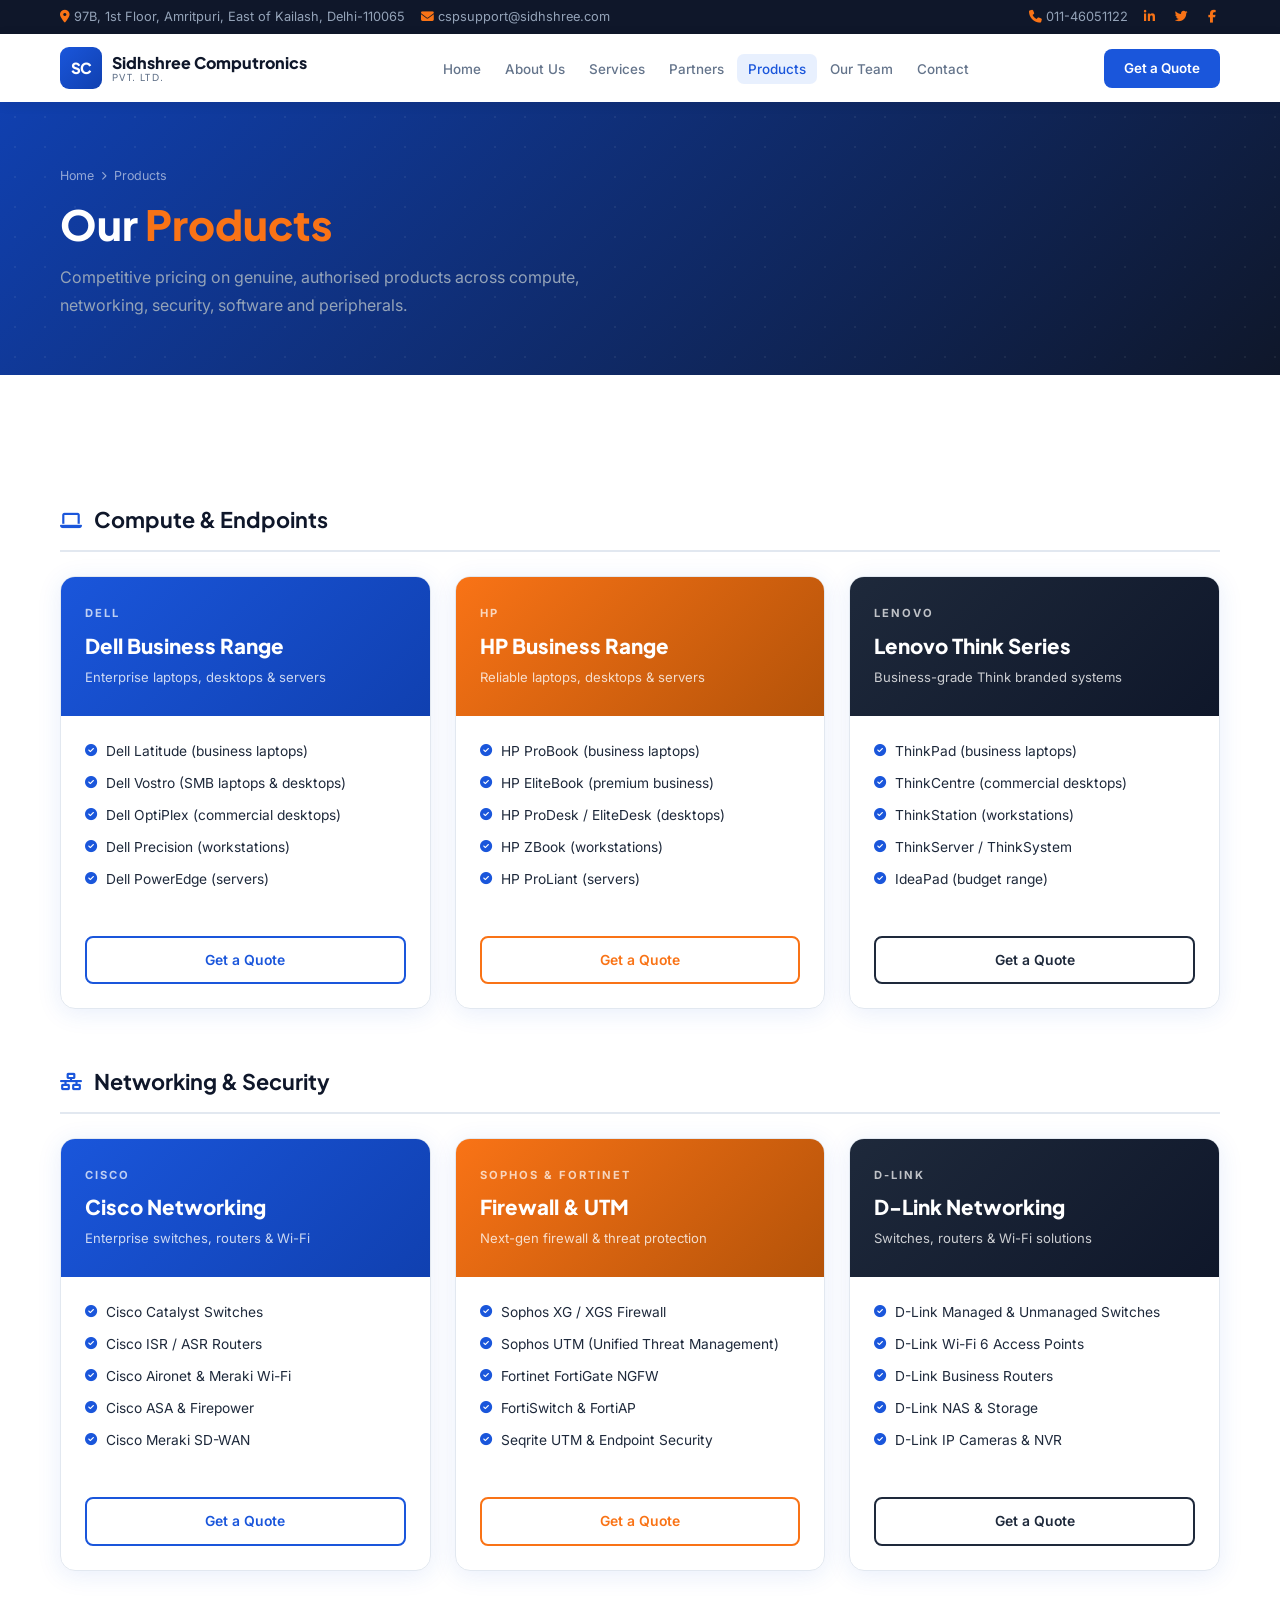
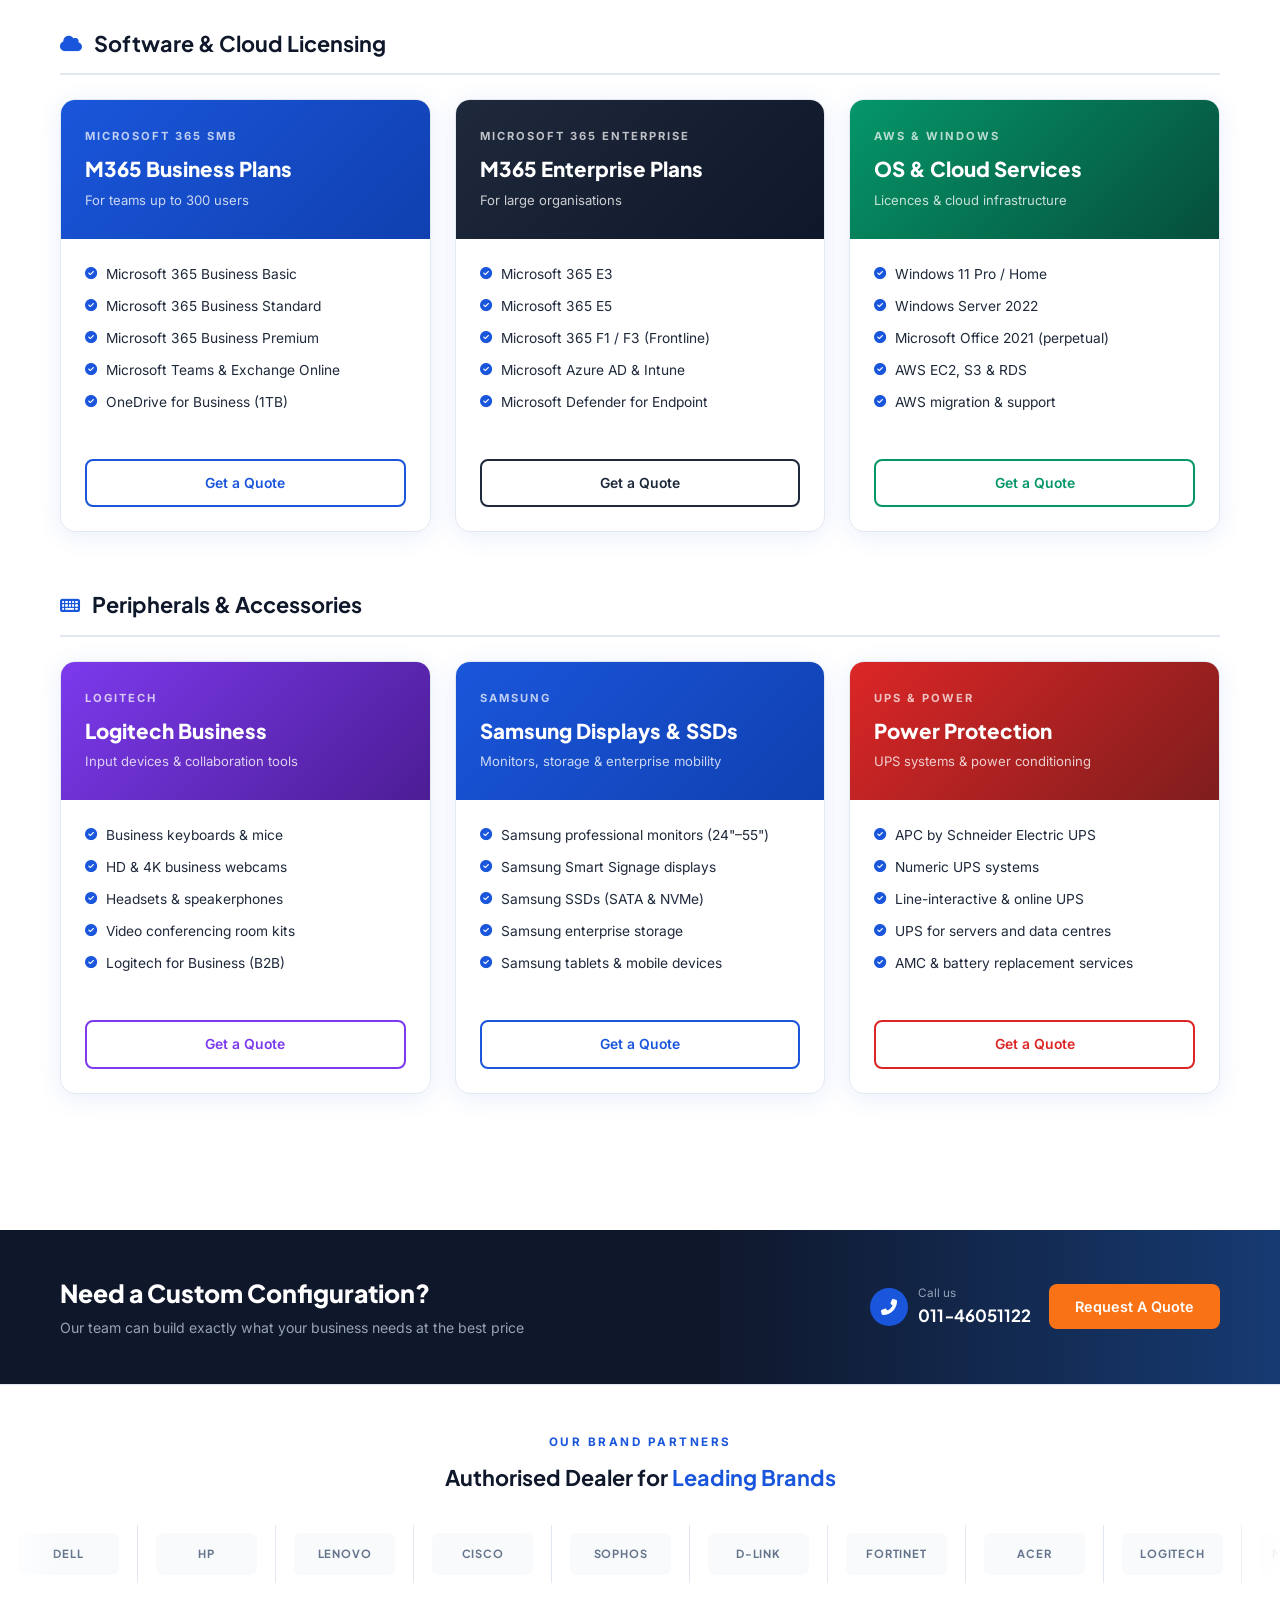
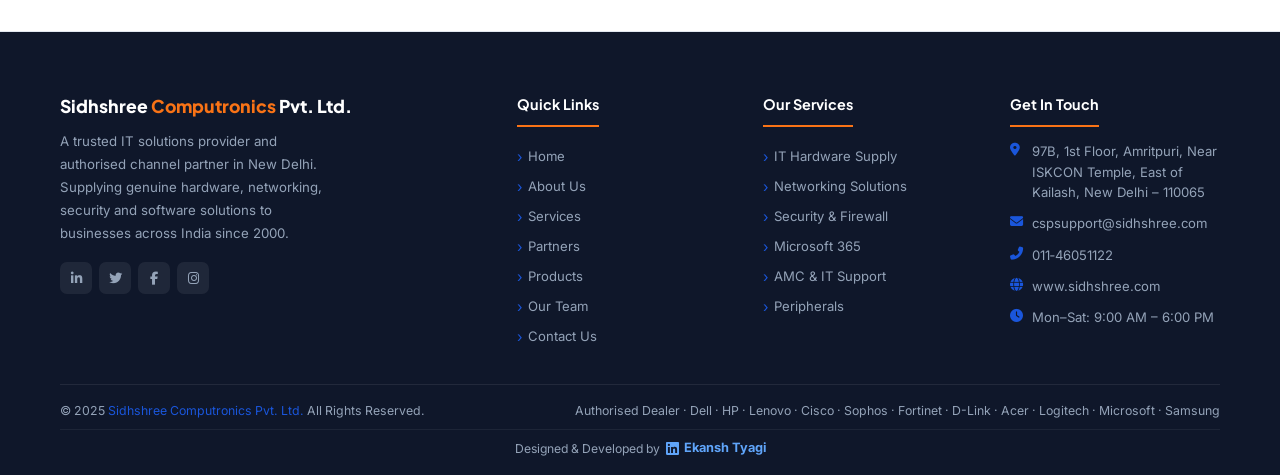
<file: products.html>
<!DOCTYPE html>
<html lang="en">
<head>
<meta charset="UTF-8">
<meta name="viewport" content="width=device-width, initial-scale=1.0">
<title>Products | Sidhshree Computronics Pvt. Ltd.</title>
<link rel="stylesheet" href="shared.css">
<link rel="stylesheet" href="https://cdnjs.cloudflare.com/ajax/libs/font-awesome/6.5.0/css/all.min.css"/>
<style>
.products-grid{display:grid;grid-template-columns:repeat(3,1fr);gap:24px;margin-bottom:56px}
.product-card{border-radius:15px;overflow:hidden;box-shadow:var(--shadow);border:1.5px solid var(--border);transition:.3s;display:flex;flex-direction:column}
.product-card:hover{transform:translateY(-5px);box-shadow:var(--shadow-lg)}
.product-header{padding:28px 24px;color:#fff}
.ph-blue{background:linear-gradient(135deg,var(--blue),var(--blue-dark))}
.ph-orange{background:linear-gradient(135deg,var(--accent),#b45309)}
.ph-dark{background:linear-gradient(135deg,#1e293b,#0f172a)}
.ph-green{background:linear-gradient(135deg,#059669,#064e3b)}
.ph-purple{background:linear-gradient(135deg,#7c3aed,#4c1d95)}
.ph-red{background:linear-gradient(135deg,#dc2626,#7f1d1d)}
.plan-tag{font-size:0.7rem;font-weight:700;letter-spacing:2px;text-transform:uppercase;opacity:.72;margin-bottom:7px}
.product-header h3{font-family:'Plus Jakarta Sans',sans-serif;font-size:1.28rem;font-weight:800;margin-bottom:4px}
.product-header p{opacity:.78;font-size:0.82rem}
.product-body{padding:24px;flex:1;background:#fff}
.feature-list{list-style:none;display:flex;flex-direction:column;gap:10px;margin-bottom:22px}
.feature-list li{display:flex;align-items:center;gap:9px;font-size:0.86rem;color:var(--dark2)}
.feature-list li i{color:var(--blue);font-size:0.76rem}
.product-footer{padding:0 24px 24px}
.btn-plan{display:block;text-align:center;padding:11px;border-radius:8px;font-weight:600;font-size:0.87rem;border:2px solid var(--blue);color:var(--blue);transition:.2s}
.btn-plan:hover{background:var(--blue);color:#fff}
.btn-plan.o{border-color:var(--accent);color:var(--accent)}.btn-plan.o:hover{background:var(--accent);color:#fff}
.btn-plan.d{border-color:#1e293b;color:#1e293b}.btn-plan.d:hover{background:#1e293b;color:#fff}
.btn-plan.g{border-color:#059669;color:#059669}.btn-plan.g:hover{background:#059669;color:#fff}
.btn-plan.p{border-color:#7c3aed;color:#7c3aed}.btn-plan.p:hover{background:#7c3aed;color:#fff}
.btn-plan.r{border-color:#dc2626;color:#dc2626}.btn-plan.r:hover{background:#dc2626;color:#fff}
.cat-title{font-family:'Plus Jakarta Sans',sans-serif;font-size:1.35rem;font-weight:700;color:var(--dark);margin:48px 0 24px;padding-bottom:12px;border-bottom:2px solid var(--border);display:flex;align-items:center;gap:12px}
.cat-title i{color:var(--blue);font-size:1.1rem}
@media(max-width:1024px){.products-grid{grid-template-columns:repeat(2,1fr)}}
@media(max-width:600px){.products-grid{grid-template-columns:1fr}}
</style>
</head>
<body>

<div class="page-hero">
  <div class="container page-hero-inner">
    <div class="breadcrumb"><a href="index.html">Home</a><i class="fas fa-chevron-right"></i><span>Products</span></div>
    <h1>Our <em>Products</em></h1>
    <p>Competitive pricing on genuine, authorised products across compute, networking, security, software and peripherals.</p>
  </div>
</div>

<section>
  <div class="container">

    <div class="cat-title"><i class="fas fa-laptop"></i>Compute &amp; Endpoints</div>
    <div class="products-grid">
      <div class="product-card anim"><div class="product-header ph-blue"><div class="plan-tag">Dell</div><h3>Dell Business Range</h3><p>Enterprise laptops, desktops &amp; servers</p></div><div class="product-body"><ul class="feature-list"><li><i class="fas fa-check-circle"></i>Dell Latitude (business laptops)</li><li><i class="fas fa-check-circle"></i>Dell Vostro (SMB laptops &amp; desktops)</li><li><i class="fas fa-check-circle"></i>Dell OptiPlex (commercial desktops)</li><li><i class="fas fa-check-circle"></i>Dell Precision (workstations)</li><li><i class="fas fa-check-circle"></i>Dell PowerEdge (servers)</li></ul></div><div class="product-footer"><a href="contact.html" class="btn-plan">Get a Quote</a></div></div>
      <div class="product-card anim"><div class="product-header ph-orange"><div class="plan-tag">HP</div><h3>HP Business Range</h3><p>Reliable laptops, desktops &amp; servers</p></div><div class="product-body"><ul class="feature-list"><li><i class="fas fa-check-circle"></i>HP ProBook (business laptops)</li><li><i class="fas fa-check-circle"></i>HP EliteBook (premium business)</li><li><i class="fas fa-check-circle"></i>HP ProDesk / EliteDesk (desktops)</li><li><i class="fas fa-check-circle"></i>HP ZBook (workstations)</li><li><i class="fas fa-check-circle"></i>HP ProLiant (servers)</li></ul></div><div class="product-footer"><a href="contact.html" class="btn-plan o">Get a Quote</a></div></div>
      <div class="product-card anim"><div class="product-header ph-dark"><div class="plan-tag">Lenovo</div><h3>Lenovo Think Series</h3><p>Business-grade Think branded systems</p></div><div class="product-body"><ul class="feature-list"><li><i class="fas fa-check-circle"></i>ThinkPad (business laptops)</li><li><i class="fas fa-check-circle"></i>ThinkCentre (commercial desktops)</li><li><i class="fas fa-check-circle"></i>ThinkStation (workstations)</li><li><i class="fas fa-check-circle"></i>ThinkServer / ThinkSystem</li><li><i class="fas fa-check-circle"></i>IdeaPad (budget range)</li></ul></div><div class="product-footer"><a href="contact.html" class="btn-plan d">Get a Quote</a></div></div>
    </div>

    <div class="cat-title"><i class="fas fa-network-wired"></i>Networking &amp; Security</div>
    <div class="products-grid">
      <div class="product-card anim"><div class="product-header ph-blue"><div class="plan-tag">Cisco</div><h3>Cisco Networking</h3><p>Enterprise switches, routers &amp; Wi-Fi</p></div><div class="product-body"><ul class="feature-list"><li><i class="fas fa-check-circle"></i>Cisco Catalyst Switches</li><li><i class="fas fa-check-circle"></i>Cisco ISR / ASR Routers</li><li><i class="fas fa-check-circle"></i>Cisco Aironet &amp; Meraki Wi-Fi</li><li><i class="fas fa-check-circle"></i>Cisco ASA &amp; Firepower</li><li><i class="fas fa-check-circle"></i>Cisco Meraki SD-WAN</li></ul></div><div class="product-footer"><a href="contact.html" class="btn-plan">Get a Quote</a></div></div>
      <div class="product-card anim"><div class="product-header ph-orange"><div class="plan-tag">Sophos &amp; Fortinet</div><h3>Firewall &amp; UTM</h3><p>Next-gen firewall &amp; threat protection</p></div><div class="product-body"><ul class="feature-list"><li><i class="fas fa-check-circle"></i>Sophos XG / XGS Firewall</li><li><i class="fas fa-check-circle"></i>Sophos UTM (Unified Threat Management)</li><li><i class="fas fa-check-circle"></i>Fortinet FortiGate NGFW</li><li><i class="fas fa-check-circle"></i>FortiSwitch &amp; FortiAP</li><li><i class="fas fa-check-circle"></i>Seqrite UTM &amp; Endpoint Security</li></ul></div><div class="product-footer"><a href="contact.html" class="btn-plan o">Get a Quote</a></div></div>
      <div class="product-card anim"><div class="product-header ph-dark"><div class="plan-tag">D-Link</div><h3>D-Link Networking</h3><p>Switches, routers &amp; Wi-Fi solutions</p></div><div class="product-body"><ul class="feature-list"><li><i class="fas fa-check-circle"></i>D-Link Managed &amp; Unmanaged Switches</li><li><i class="fas fa-check-circle"></i>D-Link Wi-Fi 6 Access Points</li><li><i class="fas fa-check-circle"></i>D-Link Business Routers</li><li><i class="fas fa-check-circle"></i>D-Link NAS &amp; Storage</li><li><i class="fas fa-check-circle"></i>D-Link IP Cameras &amp; NVR</li></ul></div><div class="product-footer"><a href="contact.html" class="btn-plan d">Get a Quote</a></div></div>
    </div>

    <div class="cat-title"><i class="fas fa-cloud"></i>Software &amp; Cloud Licensing</div>
    <div class="products-grid">
      <div class="product-card anim"><div class="product-header ph-blue"><div class="plan-tag">Microsoft 365 SMB</div><h3>M365 Business Plans</h3><p>For teams up to 300 users</p></div><div class="product-body"><ul class="feature-list"><li><i class="fas fa-check-circle"></i>Microsoft 365 Business Basic</li><li><i class="fas fa-check-circle"></i>Microsoft 365 Business Standard</li><li><i class="fas fa-check-circle"></i>Microsoft 365 Business Premium</li><li><i class="fas fa-check-circle"></i>Microsoft Teams &amp; Exchange Online</li><li><i class="fas fa-check-circle"></i>OneDrive for Business (1TB)</li></ul></div><div class="product-footer"><a href="contact.html" class="btn-plan">Get a Quote</a></div></div>
      <div class="product-card anim"><div class="product-header ph-dark"><div class="plan-tag">Microsoft 365 Enterprise</div><h3>M365 Enterprise Plans</h3><p>For large organisations</p></div><div class="product-body"><ul class="feature-list"><li><i class="fas fa-check-circle"></i>Microsoft 365 E3</li><li><i class="fas fa-check-circle"></i>Microsoft 365 E5</li><li><i class="fas fa-check-circle"></i>Microsoft 365 F1 / F3 (Frontline)</li><li><i class="fas fa-check-circle"></i>Microsoft Azure AD &amp; Intune</li><li><i class="fas fa-check-circle"></i>Microsoft Defender for Endpoint</li></ul></div><div class="product-footer"><a href="contact.html" class="btn-plan d">Get a Quote</a></div></div>
      <div class="product-card anim"><div class="product-header ph-green"><div class="plan-tag">AWS &amp; Windows</div><h3>OS &amp; Cloud Services</h3><p>Licences &amp; cloud infrastructure</p></div><div class="product-body"><ul class="feature-list"><li><i class="fas fa-check-circle"></i>Windows 11 Pro / Home</li><li><i class="fas fa-check-circle"></i>Windows Server 2022</li><li><i class="fas fa-check-circle"></i>Microsoft Office 2021 (perpetual)</li><li><i class="fas fa-check-circle"></i>AWS EC2, S3 &amp; RDS</li><li><i class="fas fa-check-circle"></i>AWS migration &amp; support</li></ul></div><div class="product-footer"><a href="contact.html" class="btn-plan g">Get a Quote</a></div></div>
    </div>

    <div class="cat-title"><i class="fas fa-keyboard"></i>Peripherals &amp; Accessories</div>
    <div class="products-grid">
      <div class="product-card anim"><div class="product-header ph-purple"><div class="plan-tag">Logitech</div><h3>Logitech Business</h3><p>Input devices &amp; collaboration tools</p></div><div class="product-body"><ul class="feature-list"><li><i class="fas fa-check-circle"></i>Business keyboards &amp; mice</li><li><i class="fas fa-check-circle"></i>HD &amp; 4K business webcams</li><li><i class="fas fa-check-circle"></i>Headsets &amp; speakerphones</li><li><i class="fas fa-check-circle"></i>Video conferencing room kits</li><li><i class="fas fa-check-circle"></i>Logitech for Business (B2B)</li></ul></div><div class="product-footer"><a href="contact.html" class="btn-plan p">Get a Quote</a></div></div>
      <div class="product-card anim"><div class="product-header ph-blue"><div class="plan-tag">Samsung</div><h3>Samsung Displays &amp; SSDs</h3><p>Monitors, storage &amp; enterprise mobility</p></div><div class="product-body"><ul class="feature-list"><li><i class="fas fa-check-circle"></i>Samsung professional monitors (24"–55")</li><li><i class="fas fa-check-circle"></i>Samsung Smart Signage displays</li><li><i class="fas fa-check-circle"></i>Samsung SSDs (SATA &amp; NVMe)</li><li><i class="fas fa-check-circle"></i>Samsung enterprise storage</li><li><i class="fas fa-check-circle"></i>Samsung tablets &amp; mobile devices</li></ul></div><div class="product-footer"><a href="contact.html" class="btn-plan">Get a Quote</a></div></div>
      <div class="product-card anim"><div class="product-header ph-red"><div class="plan-tag">UPS &amp; Power</div><h3>Power Protection</h3><p>UPS systems &amp; power conditioning</p></div><div class="product-body"><ul class="feature-list"><li><i class="fas fa-check-circle"></i>APC by Schneider Electric UPS</li><li><i class="fas fa-check-circle"></i>Numeric UPS systems</li><li><i class="fas fa-check-circle"></i>Line-interactive &amp; online UPS</li><li><i class="fas fa-check-circle"></i>UPS for servers and data centres</li><li><i class="fas fa-check-circle"></i>AMC &amp; battery replacement services</li></ul></div><div class="product-footer"><a href="contact.html" class="btn-plan r">Get a Quote</a></div></div>
    </div>

  </div>
</section>

<div class="cta-band">
  <div class="container">
    <div><h2>Need a Custom Configuration?</h2><p>Our team can build exactly what your business needs at the best price</p></div>
    <div class="cta-right">
      <div class="cta-phone"><div class="icon"><i class="fas fa-phone-alt"></i></div><div><small>Call us</small><strong>011‑46051122</strong></div></div>
      <a href="contact.html" class="btn-accent">Request A Quote</a>
    </div>
  </div>
</div>

<script src="shared.js"></script>
</body>
</html>
</file>
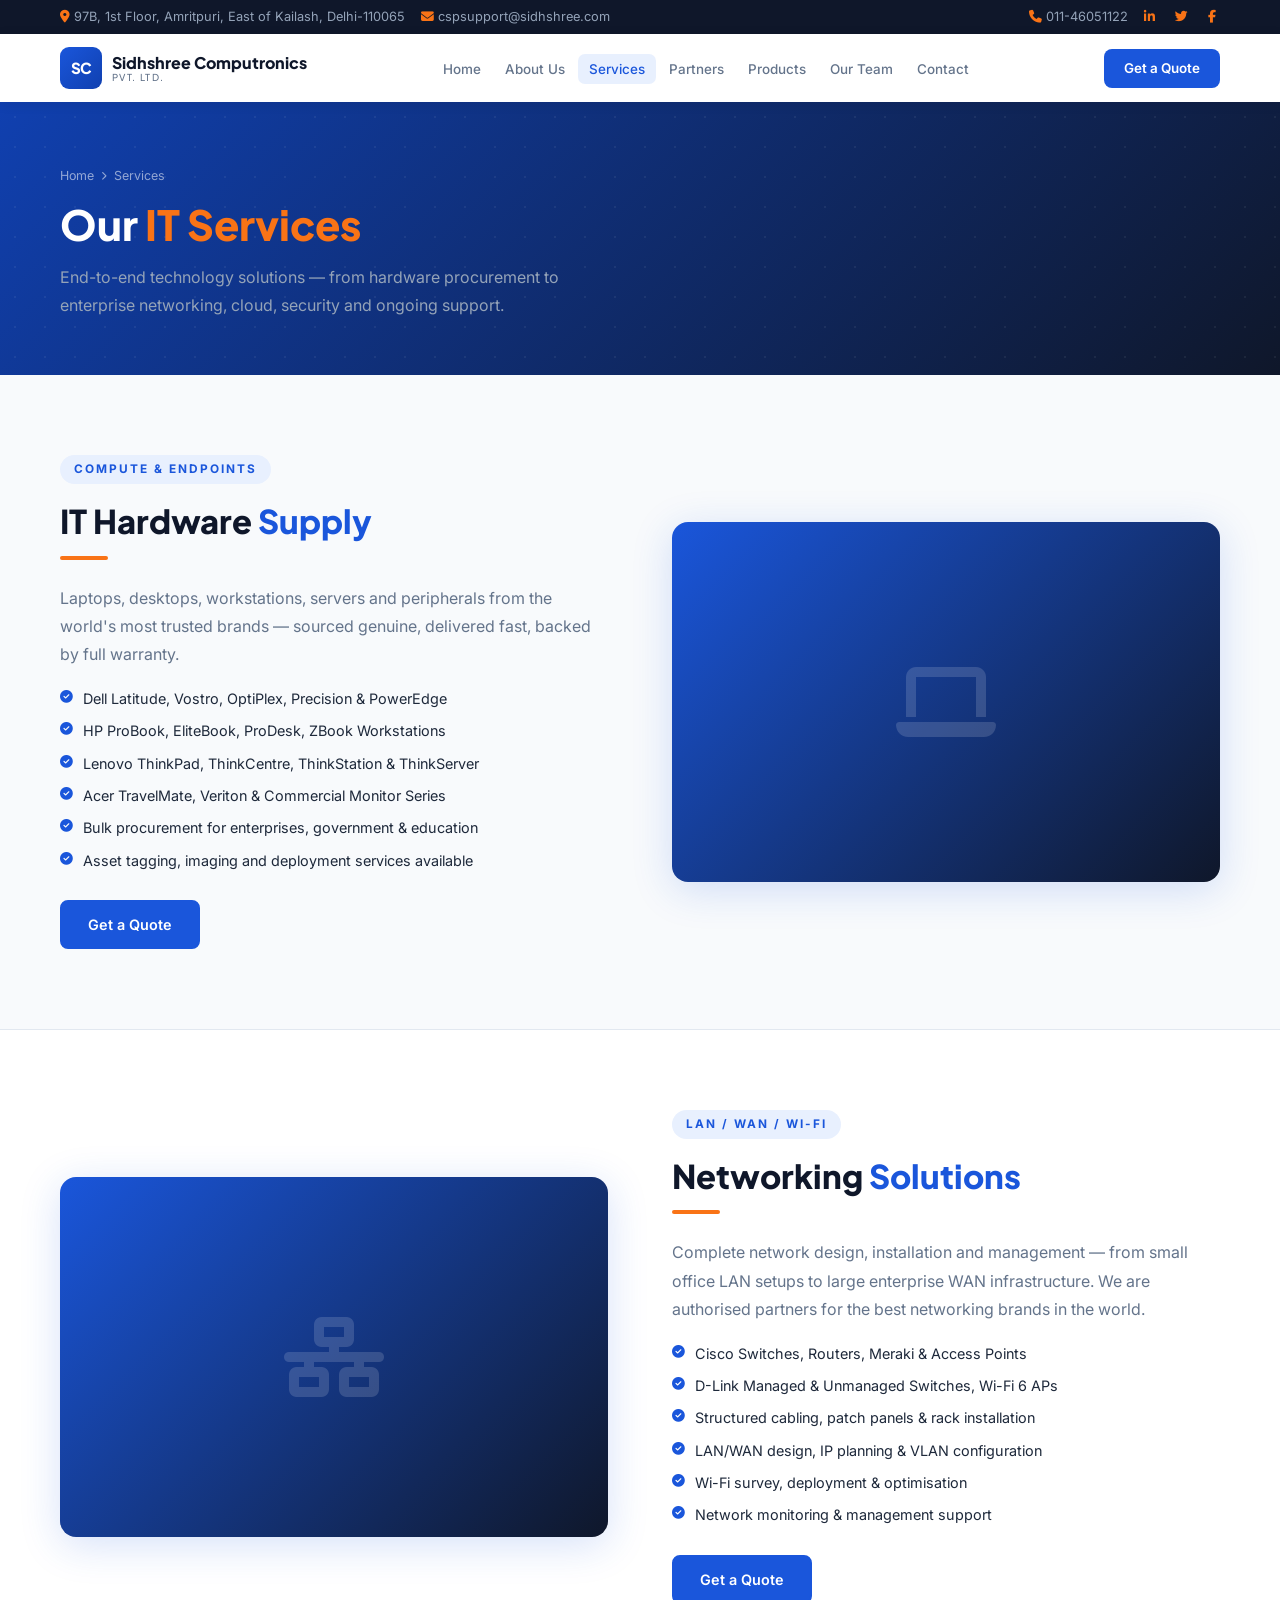
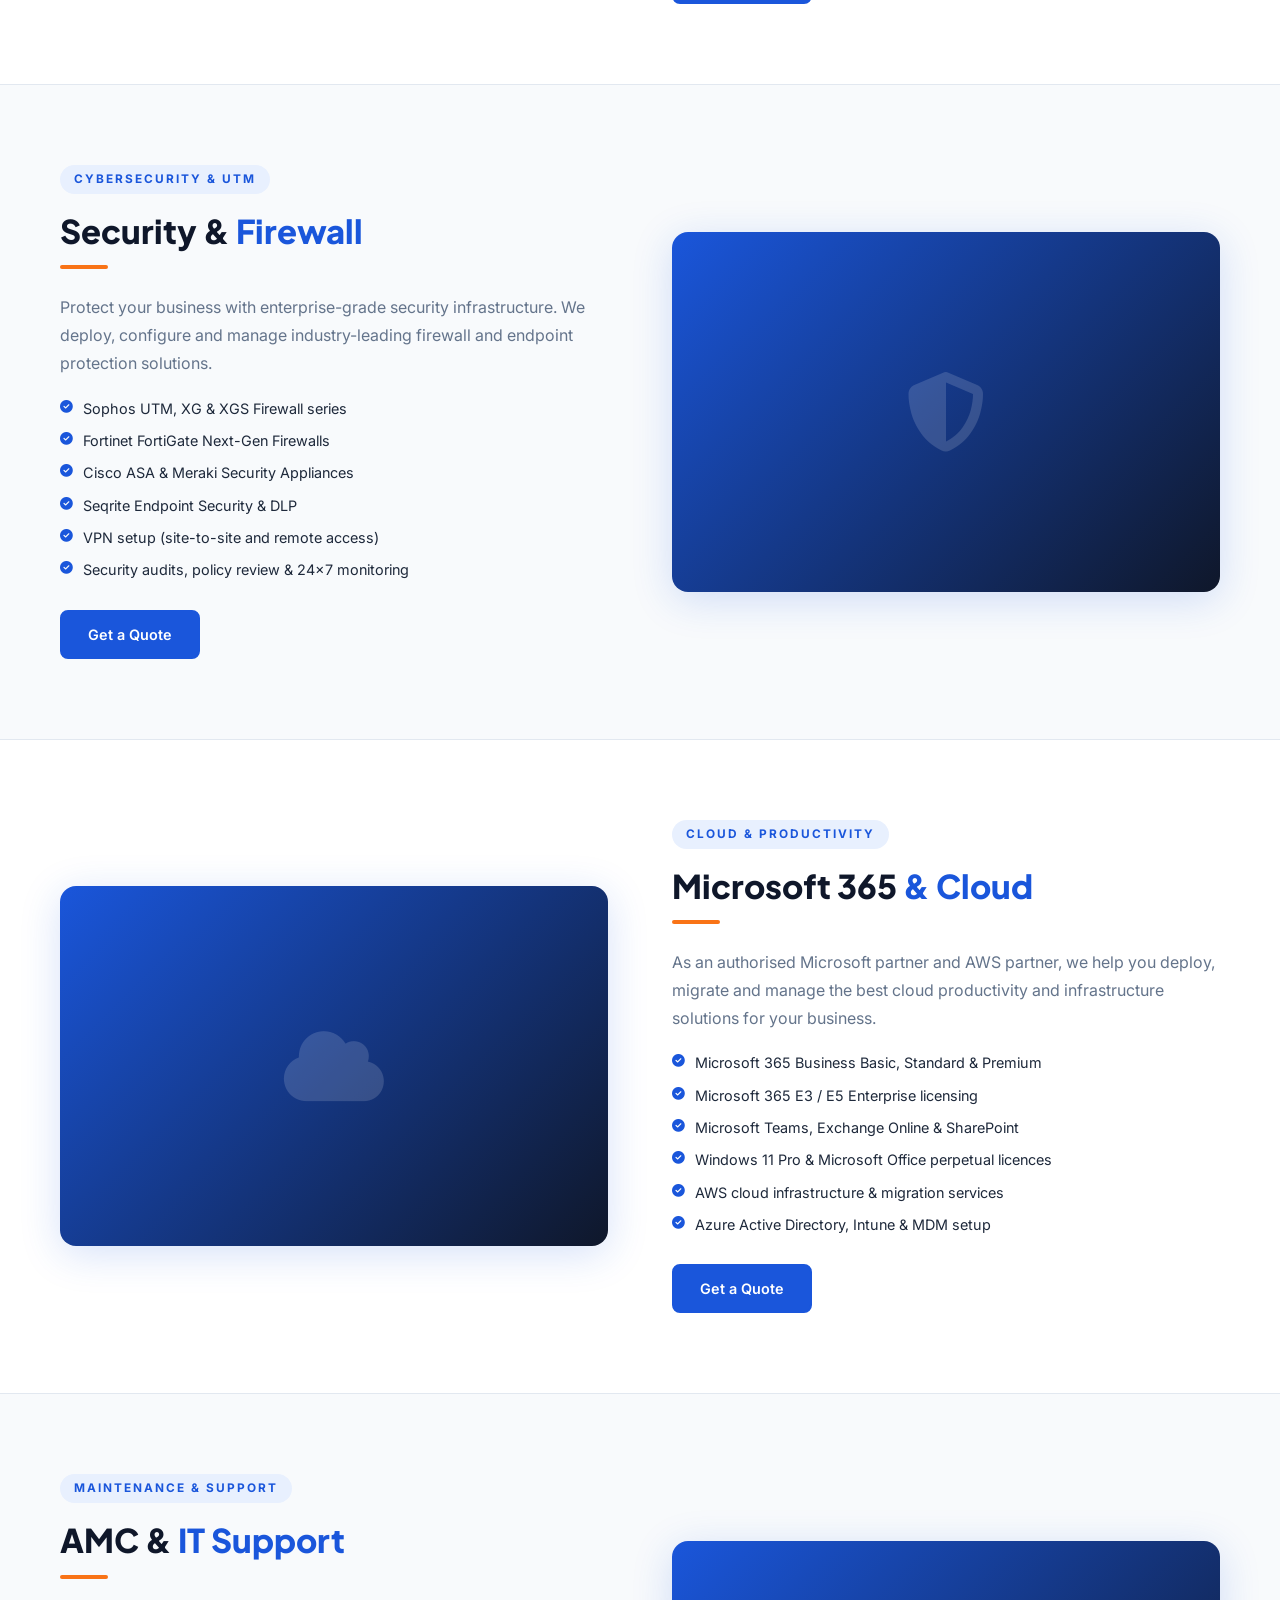
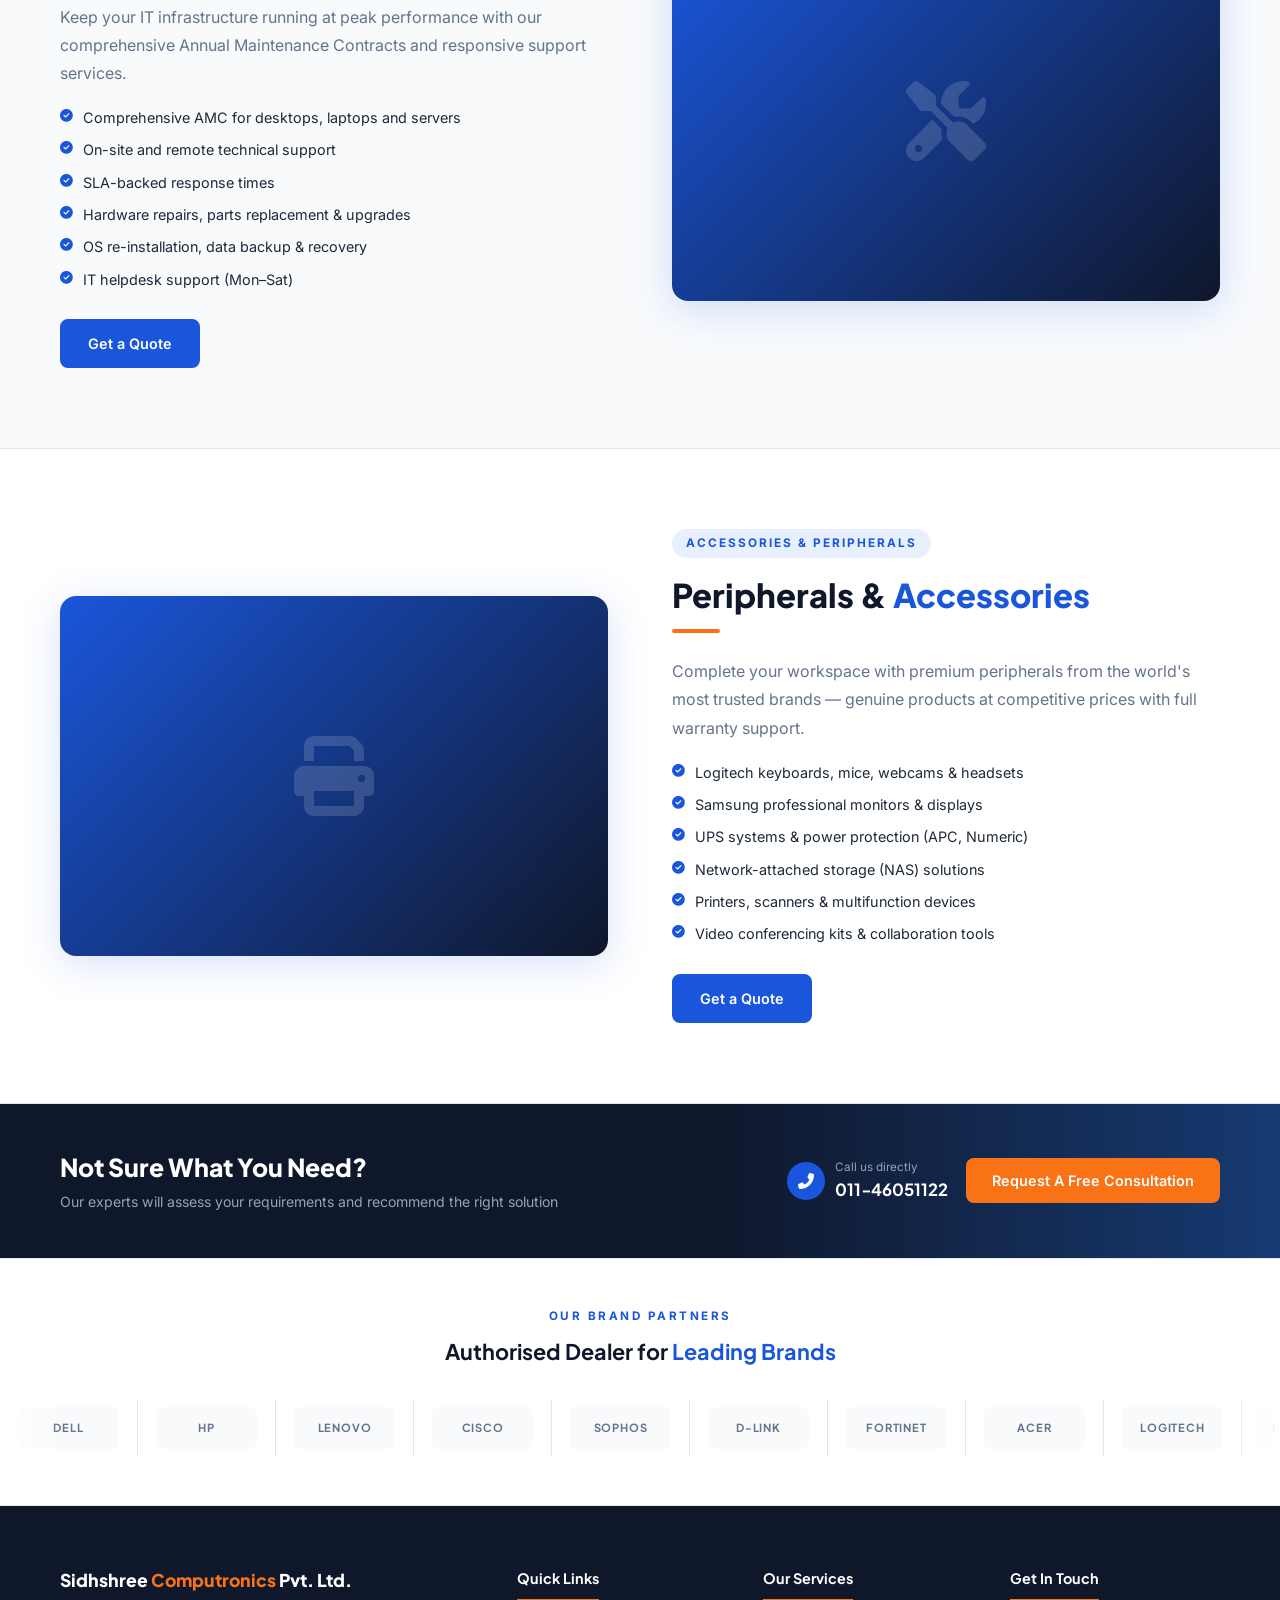
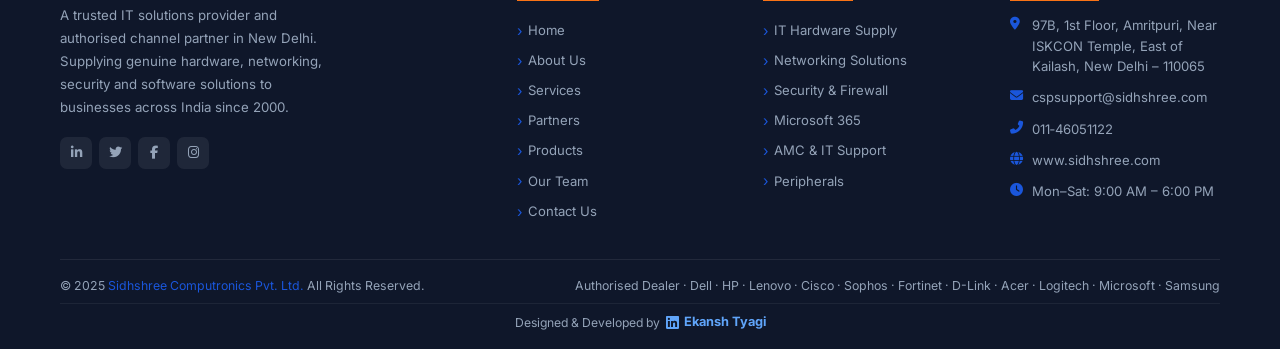
<file: services.html>
<!DOCTYPE html>
<html lang="en">
<head>
<meta charset="UTF-8">
<meta name="viewport" content="width=device-width, initial-scale=1.0">
<title>Services | Sidhshree Computronics Pvt. Ltd.</title>
<link rel="stylesheet" href="shared.css">
<link rel="stylesheet" href="https://cdnjs.cloudflare.com/ajax/libs/font-awesome/6.5.0/css/all.min.css"/>
<style>
.service-block{padding:80px 0;border-bottom:1px solid var(--border)}
.service-block:nth-child(even){background:var(--light)}
.service-block .container{display:grid;grid-template-columns:1fr 1fr;gap:64px;align-items:center}
.service-block:nth-child(even) .container{direction:rtl}
.service-block:nth-child(even) .container>*{direction:ltr}
.svc-visual{border-radius:16px;height:360px;background:linear-gradient(135deg,var(--blue),#0f172a);display:flex;align-items:center;justify-content:center;box-shadow:var(--shadow-lg)}
.svc-big-icon{font-size:5rem;color:rgba(255,255,255,.15)}
.svc-tag{display:inline-block;background:var(--blue-light);color:var(--blue);font-size:0.74rem;font-weight:700;letter-spacing:2px;text-transform:uppercase;padding:5px 14px;border-radius:20px;margin-bottom:16px}
.feature-list{list-style:none;display:flex;flex-direction:column;gap:10px;margin:20px 0 28px}
.feature-list li{display:flex;align-items:flex-start;gap:10px;font-size:0.9rem;color:var(--dark2);line-height:1.55}
.feature-list li i{color:var(--blue);font-size:0.8rem;margin-top:3px;flex-shrink:0}
@media(max-width:1024px){
  .service-block .container{grid-template-columns:1fr;gap:36px}
  .service-block:nth-child(even) .container{direction:ltr}
  .svc-visual{height:220px}
}
</style>
</head>
<body>

<div class="page-hero">
  <div class="container page-hero-inner">
    <div class="breadcrumb"><a href="index.html">Home</a><i class="fas fa-chevron-right"></i><span>Services</span></div>
    <h1>Our <em>IT Services</em></h1>
    <p>End-to-end technology solutions — from hardware procurement to enterprise networking, cloud, security and ongoing support.</p>
  </div>
</div>

<!-- IT HARDWARE -->
<div class="service-block" id="hardware">
  <div class="container">
    <div class="svc-visual"><i class="fas fa-laptop svc-big-icon"></i></div>
    <div>
      <div class="svc-tag">Compute &amp; Endpoints</div>
      <h2 class="section-title">IT Hardware <span>Supply</span></h2>
      <div class="divider"></div>
      <p style="color:var(--gray);line-height:1.76;margin-bottom:8px">Laptops, desktops, workstations, servers and peripherals from the world's most trusted brands — sourced genuine, delivered fast, backed by full warranty.</p>
      <ul class="feature-list">
        <li><i class="fas fa-check-circle"></i>Dell Latitude, Vostro, OptiPlex, Precision &amp; PowerEdge</li>
        <li><i class="fas fa-check-circle"></i>HP ProBook, EliteBook, ProDesk, ZBook Workstations</li>
        <li><i class="fas fa-check-circle"></i>Lenovo ThinkPad, ThinkCentre, ThinkStation &amp; ThinkServer</li>
        <li><i class="fas fa-check-circle"></i>Acer TravelMate, Veriton &amp; Commercial Monitor Series</li>
        <li><i class="fas fa-check-circle"></i>Bulk procurement for enterprises, government &amp; education</li>
        <li><i class="fas fa-check-circle"></i>Asset tagging, imaging and deployment services available</li>
      </ul>
      <a href="contact.html" class="btn-primary">Get a Quote</a>
    </div>
  </div>
</div>

<!-- NETWORKING -->
<div class="service-block" id="networking">
  <div class="container">
    <div class="svc-visual"><i class="fas fa-network-wired svc-big-icon"></i></div>
    <div>
      <div class="svc-tag">LAN / WAN / Wi-Fi</div>
      <h2 class="section-title">Networking <span>Solutions</span></h2>
      <div class="divider"></div>
      <p style="color:var(--gray);line-height:1.76;margin-bottom:8px">Complete network design, installation and management — from small office LAN setups to large enterprise WAN infrastructure. We are authorised partners for the best networking brands in the world.</p>
      <ul class="feature-list">
        <li><i class="fas fa-check-circle"></i>Cisco Switches, Routers, Meraki &amp; Access Points</li>
        <li><i class="fas fa-check-circle"></i>D-Link Managed &amp; Unmanaged Switches, Wi-Fi 6 APs</li>
        <li><i class="fas fa-check-circle"></i>Structured cabling, patch panels &amp; rack installation</li>
        <li><i class="fas fa-check-circle"></i>LAN/WAN design, IP planning &amp; VLAN configuration</li>
        <li><i class="fas fa-check-circle"></i>Wi-Fi survey, deployment &amp; optimisation</li>
        <li><i class="fas fa-check-circle"></i>Network monitoring &amp; management support</li>
      </ul>
      <a href="contact.html" class="btn-primary">Get a Quote</a>
    </div>
  </div>
</div>

<!-- SECURITY -->
<div class="service-block" id="security">
  <div class="container">
    <div class="svc-visual"><i class="fas fa-shield-alt svc-big-icon"></i></div>
    <div>
      <div class="svc-tag">Cybersecurity &amp; UTM</div>
      <h2 class="section-title">Security &amp; <span>Firewall</span></h2>
      <div class="divider"></div>
      <p style="color:var(--gray);line-height:1.76;margin-bottom:8px">Protect your business with enterprise-grade security infrastructure. We deploy, configure and manage industry-leading firewall and endpoint protection solutions.</p>
      <ul class="feature-list">
        <li><i class="fas fa-check-circle"></i>Sophos UTM, XG &amp; XGS Firewall series</li>
        <li><i class="fas fa-check-circle"></i>Fortinet FortiGate Next-Gen Firewalls</li>
        <li><i class="fas fa-check-circle"></i>Cisco ASA &amp; Meraki Security Appliances</li>
        <li><i class="fas fa-check-circle"></i>Seqrite Endpoint Security &amp; DLP</li>
        <li><i class="fas fa-check-circle"></i>VPN setup (site-to-site and remote access)</li>
        <li><i class="fas fa-check-circle"></i>Security audits, policy review &amp; 24×7 monitoring</li>
      </ul>
      <a href="contact.html" class="btn-primary">Get a Quote</a>
    </div>
  </div>
</div>

<!-- CLOUD / M365 -->
<div class="service-block" id="cloud">
  <div class="container">
    <div class="svc-visual"><i class="fas fa-cloud svc-big-icon"></i></div>
    <div>
      <div class="svc-tag">Cloud &amp; Productivity</div>
      <h2 class="section-title">Microsoft 365 <span>&amp; Cloud</span></h2>
      <div class="divider"></div>
      <p style="color:var(--gray);line-height:1.76;margin-bottom:8px">As an authorised Microsoft partner and AWS partner, we help you deploy, migrate and manage the best cloud productivity and infrastructure solutions for your business.</p>
      <ul class="feature-list">
        <li><i class="fas fa-check-circle"></i>Microsoft 365 Business Basic, Standard &amp; Premium</li>
        <li><i class="fas fa-check-circle"></i>Microsoft 365 E3 / E5 Enterprise licensing</li>
        <li><i class="fas fa-check-circle"></i>Microsoft Teams, Exchange Online &amp; SharePoint</li>
        <li><i class="fas fa-check-circle"></i>Windows 11 Pro &amp; Microsoft Office perpetual licences</li>
        <li><i class="fas fa-check-circle"></i>AWS cloud infrastructure &amp; migration services</li>
        <li><i class="fas fa-check-circle"></i>Azure Active Directory, Intune &amp; MDM setup</li>
      </ul>
      <a href="contact.html" class="btn-primary">Get a Quote</a>
    </div>
  </div>
</div>

<!-- AMC -->
<div class="service-block" id="amc">
  <div class="container">
    <div class="svc-visual"><i class="fas fa-tools svc-big-icon"></i></div>
    <div>
      <div class="svc-tag">Maintenance &amp; Support</div>
      <h2 class="section-title">AMC &amp; <span>IT Support</span></h2>
      <div class="divider"></div>
      <p style="color:var(--gray);line-height:1.76;margin-bottom:8px">Keep your IT infrastructure running at peak performance with our comprehensive Annual Maintenance Contracts and responsive support services.</p>
      <ul class="feature-list">
        <li><i class="fas fa-check-circle"></i>Comprehensive AMC for desktops, laptops and servers</li>
        <li><i class="fas fa-check-circle"></i>On-site and remote technical support</li>
        <li><i class="fas fa-check-circle"></i>SLA-backed response times</li>
        <li><i class="fas fa-check-circle"></i>Hardware repairs, parts replacement &amp; upgrades</li>
        <li><i class="fas fa-check-circle"></i>OS re-installation, data backup &amp; recovery</li>
        <li><i class="fas fa-check-circle"></i>IT helpdesk support (Mon–Sat)</li>
      </ul>
      <a href="contact.html" class="btn-primary">Get a Quote</a>
    </div>
  </div>
</div>

<!-- PERIPHERALS -->
<div class="service-block" id="peripherals">
  <div class="container">
    <div class="svc-visual"><i class="fas fa-print svc-big-icon"></i></div>
    <div>
      <div class="svc-tag">Accessories &amp; Peripherals</div>
      <h2 class="section-title">Peripherals &amp; <span>Accessories</span></h2>
      <div class="divider"></div>
      <p style="color:var(--gray);line-height:1.76;margin-bottom:8px">Complete your workspace with premium peripherals from the world's most trusted brands — genuine products at competitive prices with full warranty support.</p>
      <ul class="feature-list">
        <li><i class="fas fa-check-circle"></i>Logitech keyboards, mice, webcams &amp; headsets</li>
        <li><i class="fas fa-check-circle"></i>Samsung professional monitors &amp; displays</li>
        <li><i class="fas fa-check-circle"></i>UPS systems &amp; power protection (APC, Numeric)</li>
        <li><i class="fas fa-check-circle"></i>Network-attached storage (NAS) solutions</li>
        <li><i class="fas fa-check-circle"></i>Printers, scanners &amp; multifunction devices</li>
        <li><i class="fas fa-check-circle"></i>Video conferencing kits &amp; collaboration tools</li>
      </ul>
      <a href="contact.html" class="btn-primary">Get a Quote</a>
    </div>
  </div>
</div>

<!-- CTA -->
<div class="cta-band">
  <div class="container">
    <div><h2>Not Sure What You Need?</h2><p>Our experts will assess your requirements and recommend the right solution</p></div>
    <div class="cta-right">
      <div class="cta-phone"><div class="icon"><i class="fas fa-phone-alt"></i></div><div><small>Call us directly</small><strong>011‑46051122</strong></div></div>
      <a href="contact.html" class="btn-accent">Request A Free Consultation</a>
    </div>
  </div>
</div>

<script src="shared.js"></script>
</body>
</html>
</file>
<file: shared.css>
@import url('https://fonts.googleapis.com/css2?family=Plus+Jakarta+Sans:ital,wght@0,300;0,400;0,500;0,600;0,700;0,800;1,400&family=Inter:wght@300;400;500;600&display=swap');

/* ══════════════════════════════
   CSS VARIABLES
══════════════════════════════ */
:root {
  --blue: #1a56db;
  --blue-dark: #1040b0;
  --blue-light: #e8f0fe;
  --accent: #f97316;
  --dark: #0f172a;
  --dark2: #1e293b;
  --gray: #64748b;
  --light: #f8fafc;
  --white: #ffffff;
  --border: #e2e8f0;
  --shadow: 0 4px 24px rgba(26,86,219,0.10);
  --shadow-lg: 0 8px 40px rgba(26,86,219,0.18);
  --font-head: 'Plus Jakarta Sans', sans-serif;
  --font-body: 'Inter', sans-serif;
  --radius: 10px;
  --radius-lg: 14px;
}

/* ══════════════════════════════
   RESET & BASE
══════════════════════════════ */
*, *::before, *::after { box-sizing: border-box; margin: 0; padding: 0; }
html { scroll-behavior: smooth; -webkit-text-size-adjust: 100%; }
body { font-family: var(--font-body); color: var(--dark); background: var(--white); overflow-x: hidden; line-height: 1.6; }
img { max-width: 100%; display: block; }
a { text-decoration: none; color: inherit; }
button { cursor: pointer; font-family: var(--font-body); }
.container { max-width: 1200px; margin: 0 auto; padding: 0 20px; }

/* ══════════════════════════════
   TOP BAR
══════════════════════════════ */
.topbar { background: var(--dark); color: #94a3b8; font-size: 0.8rem; padding: 7px 0; }
.topbar .container { display: flex; justify-content: space-between; align-items: center; flex-wrap: wrap; gap: 6px; }
.topbar a { color: #94a3b8; transition: color .2s; }
.topbar a:hover { color: #fff; }
.topbar-left, .topbar-right { display: flex; align-items: center; gap: 16px; flex-wrap: wrap; }
.topbar i { color: var(--accent); margin-right: 4px; }

/* ══════════════════════════════
   NAVIGATION
══════════════════════════════ */
nav { background: #fff; box-shadow: 0 2px 12px rgba(0,0,0,.08); position: sticky; top: 0; z-index: 1000; }
.nav-inner { display: flex; align-items: center; justify-content: space-between; padding: 0 20px; max-width: 1200px; margin: 0 auto; height: 68px; }

.logo { display: flex; align-items: center; gap: 10px; }
.logo-icon { width: 42px; height: 42px; background: linear-gradient(135deg, var(--blue), var(--blue-dark)); border-radius: 9px; display: flex; align-items: center; justify-content: center; color: #fff; font-size: 0.95rem; font-weight: 800; font-family: var(--font-head); letter-spacing: -1px; flex-shrink: 0; }
.logo-text { font-family: var(--font-head); font-weight: 800; font-size: 1rem; color: var(--dark); line-height: 1.15; }
.logo-text span { display: block; font-size: 0.6rem; font-weight: 500; color: var(--gray); letter-spacing: 1.4px; text-transform: uppercase; }

.nav-links { display: flex; list-style: none; gap: 2px; }
.nav-links a { padding: 7px 11px; border-radius: 7px; font-size: 0.84rem; font-weight: 500; color: var(--gray); transition: all .2s; white-space: nowrap; }
.nav-links a:hover, .nav-links a.active { background: var(--blue-light); color: var(--blue); }
.nav-btn { background: var(--blue); color: #fff !important; padding: 9px 20px; border-radius: 8px; font-weight: 600; font-size: 0.84rem; transition: all .2s; white-space: nowrap; }
.nav-btn:hover { background: var(--blue-dark) !important; }

/* Hamburger */
.hamburger { display: none; flex-direction: column; gap: 5px; cursor: pointer; padding: 8px; border: none; background: none; }
.hamburger span { display: block; width: 24px; height: 2px; background: var(--dark); border-radius: 2px; transition: all .3s; }
.hamburger.open span:nth-child(1) { transform: translateY(7px) rotate(45deg); }
.hamburger.open span:nth-child(2) { opacity: 0; transform: scaleX(0); }
.hamburger.open span:nth-child(3) { transform: translateY(-7px) rotate(-45deg); }

/* Mobile menu */
.mobile-menu { display: none; flex-direction: column; background: #fff; border-top: 1px solid var(--border); padding: 12px 20px 16px; gap: 2px; }
.mobile-menu a { padding: 11px 14px; border-radius: 8px; font-weight: 500; color: var(--gray); font-size: 0.95rem; transition: all .2s; }
.mobile-menu a:hover, .mobile-menu a.active { background: var(--blue-light); color: var(--blue); }
.mobile-menu.open { display: flex; }

/* ══════════════════════════════
   PAGE HERO BANNER
══════════════════════════════ */
.page-hero { background: linear-gradient(135deg, #1040b0 0%, #0f172a 100%); padding: 64px 0 56px; position: relative; overflow: hidden; }
.page-hero::before { content: ''; position: absolute; inset: 0; opacity: .06; background-image: radial-gradient(circle, #fff 1px, transparent 1px); background-size: 30px 30px; }
.page-hero-inner { position: relative; z-index: 1; }
.page-hero .breadcrumb { display: flex; align-items: center; gap: 7px; font-size: 0.78rem; color: rgba(255,255,255,.55); margin-bottom: 14px; flex-wrap: wrap; }
.page-hero .breadcrumb a { color: rgba(255,255,255,.55); transition: .2s; }
.page-hero .breadcrumb a:hover { color: #fff; }
.page-hero .breadcrumb i { font-size: 0.55rem; }
.page-hero h1 { font-family: var(--font-head); font-size: clamp(1.7rem, 4vw, 2.6rem); font-weight: 800; color: #fff; line-height: 1.2; margin-bottom: 14px; }
.page-hero h1 em { color: var(--accent); font-style: normal; }
.page-hero p { color: #94a3b8; font-size: clamp(0.88rem, 1.5vw, 1rem); max-width: 560px; line-height: 1.72; }

/* ══════════════════════════════
   SECTIONS & TYPOGRAPHY
══════════════════════════════ */
section { padding: 80px 0; }
.section-tag { font-size: 0.73rem; font-weight: 700; letter-spacing: 2.5px; text-transform: uppercase; color: var(--blue); margin-bottom: 9px; }
.section-title { font-family: var(--font-head); font-size: clamp(1.55rem, 3vw, 2.05rem); font-weight: 800; color: var(--dark); line-height: 1.26; margin-bottom: 14px; }
.section-title span { color: var(--blue); }
.divider { width: 48px; height: 4px; background: var(--accent); border-radius: 2px; margin: 10px 0 24px; }
.center { text-align: center; }
.center .divider { margin: 10px auto 24px; }
.center .section-title, .center .section-tag { text-align: center; }

/* ══════════════════════════════
   CTA BAND
══════════════════════════════ */
.cta-band { background: linear-gradient(90deg, var(--dark) 55%, #163a72); padding: 44px 0; }
.cta-band .container { display: flex; align-items: center; justify-content: space-between; gap: 24px; flex-wrap: wrap; }
.cta-band h2 { font-family: var(--font-head); font-size: clamp(1.1rem, 2.5vw, 1.55rem); font-weight: 800; color: #fff; }
.cta-band p { color: #94a3b8; font-size: 0.88rem; margin-top: 4px; }
.cta-right { display: flex; align-items: center; gap: 18px; flex-wrap: wrap; }
.cta-phone { display: flex; align-items: center; gap: 10px; color: #fff; }
.cta-phone .icon { background: var(--blue); width: 38px; height: 38px; border-radius: 50%; display: flex; align-items: center; justify-content: center; flex-shrink: 0; }
.cta-phone small { color: #94a3b8; font-size: 0.73rem; display: block; }
.cta-phone strong { display: block; font-family: var(--font-head); font-size: 1.05rem; color: #fff; }

/* Buttons */
.btn-accent { background: var(--accent); color: #fff; padding: 11px 26px; border-radius: 8px; font-weight: 600; font-size: 0.9rem; transition: all .2s; display: inline-block; white-space: nowrap; }
.btn-accent:hover { background: #ea6c00; }
.btn-primary { background: var(--blue); color: #fff; padding: 11px 26px; border-radius: 8px; font-weight: 600; font-size: 0.9rem; transition: all .2s; border: 2px solid var(--blue); display: inline-block; white-space: nowrap; }
.btn-primary:hover { background: var(--blue-dark); border-color: var(--blue-dark); }

/* ══════════════════════════════
   BRAND MARQUEE
══════════════════════════════ */
.clients { padding: 48px 0; border-top: 1px solid var(--border); border-bottom: 1px solid var(--border); overflow: hidden; }
.clients-title { text-align: center; margin-bottom: 30px; }
.clients-title h2 { font-family: var(--font-head); font-size: 1.35rem; font-weight: 700; color: var(--dark); }
.clients-title h2 span { color: var(--blue); }
.marquee-wrap { overflow: hidden; position: relative; }
.marquee-wrap::before, .marquee-wrap::after { content: ''; position: absolute; top: 0; bottom: 0; width: 60px; z-index: 2; }
.marquee-wrap::before { left: 0; background: linear-gradient(90deg, #fff, transparent); }
.marquee-wrap::after { right: 0; background: linear-gradient(-90deg, #fff, transparent); }
.marquee-track { display: flex; animation: marquee 28s linear infinite; width: max-content; }
.m-logo { width: 138px; flex-shrink: 0; padding: 8px 18px; display: flex; align-items: center; justify-content: center; border-right: 1px solid var(--border); }
.m-logo-inner { width: 100%; height: 42px; border-radius: 7px; background: var(--light); display: flex; align-items: center; justify-content: center; color: var(--gray); font-family: var(--font-head); font-weight: 700; font-size: 0.7rem; letter-spacing: .8px; text-transform: uppercase; transition: .2s; }
.m-logo-inner:hover { background: var(--blue-light); color: var(--blue); }
@keyframes marquee { from { transform: translateX(0); } to { transform: translateX(-50%); } }

/* ══════════════════════════════
   FOOTER
══════════════════════════════ */
footer { background: var(--dark); color: #94a3b8; padding: 60px 0 0; }
.footer-grid { display: grid; grid-template-columns: 2fr 1fr 1fr 1fr; gap: 36px; margin-bottom: 36px; }
.footer-brand h3 { font-family: var(--font-head); font-size: 1.1rem; font-weight: 800; color: #fff; margin-bottom: 10px; }
.footer-brand h3 em { color: var(--accent); font-style: normal; }
.footer-brand p { font-size: 0.83rem; line-height: 1.72; max-width: 280px; margin-bottom: 18px; }
.footer-social { display: flex; gap: 7px; flex-wrap: wrap; }
.soc { width: 32px; height: 32px; border-radius: 7px; background: rgba(255,255,255,.07); display: flex; align-items: center; justify-content: center; color: #94a3b8; transition: .2s; font-size: 0.82rem; }
.soc:hover { background: var(--blue); color: #fff; }
.footer-col h4 { font-family: var(--font-head); font-weight: 700; color: #fff; font-size: 0.9rem; margin-bottom: 14px; padding-bottom: 9px; border-bottom: 2px solid var(--accent); display: inline-block; }
.footer-col ul { list-style: none; display: flex; flex-direction: column; gap: 7px; margin-top: 4px; }
.footer-col ul li a { font-size: 0.82rem; transition: .2s; display: flex; align-items: center; gap: 5px; }
.footer-col ul li a::before { content: '›'; color: var(--blue); font-size: .9rem; }
.footer-col ul li a:hover { color: #fff; padding-left: 4px; }
.fc-item { display: flex; align-items: flex-start; gap: 9px; margin-bottom: 11px; font-size: 0.82rem; line-height: 1.55; }
.fc-item i { color: var(--blue); margin-top: 2px; width: 13px; flex-shrink: 0; }
.footer-bottom { border-top: 1px solid rgba(255,255,255,.08); padding: 16px 0; display: flex; flex-direction: column; align-items: center; gap: 8px; font-size: 0.77rem; text-align: center; }
.footer-bottom-row { display: flex; justify-content: space-between; align-items: center; flex-wrap: wrap; gap: 10px; width: 100%; }
.footer-bottom a { color: var(--blue); }
.designed-by { display: flex; align-items: center; justify-content: center; gap: 6px; color: #94a3b8; font-size: 0.76rem; width: 100%; padding-top: 8px; border-top: 1px solid rgba(255,255,255,.06); flex-wrap: wrap; }

/* ══════════════════════════════
   FORM STYLES
══════════════════════════════ */
.fg { margin-bottom: 12px; }
.fg label { display: block; font-size: 0.77rem; font-weight: 600; color: var(--dark2); margin-bottom: 4px; }
.fg input, .fg select, .fg textarea { width: 100%; padding: 10px 12px; border: 1.5px solid var(--border); border-radius: 8px; font-family: var(--font-body); font-size: 0.88rem; color: var(--dark); background: #fff; transition: .2s; outline: none; -webkit-appearance: none; appearance: none; }
.fg select { background-image: url("data:image/svg+xml,%3Csvg xmlns='http://www.w3.org/2000/svg' width='12' height='8' viewBox='0 0 12 8'%3E%3Cpath fill='%2364748b' d='M1 1l5 5 5-5'/%3E%3C/svg%3E"); background-repeat: no-repeat; background-position: right 12px center; padding-right: 36px; }
.fg input:focus, .fg select:focus, .fg textarea:focus { border-color: var(--blue); box-shadow: 0 0 0 3px rgba(26,86,219,.09); }
.fg textarea { resize: vertical; min-height: 90px; }
.fg .error-msg { color: #dc2626; font-size: 0.73rem; margin-top: 4px; display: none; }
.fg.has-error input, .fg.has-error select, .fg.has-error textarea { border-color: #dc2626; }
.fg.has-error .error-msg { display: block; }
.form-row { display: grid; grid-template-columns: 1fr 1fr; gap: 12px; }
.btn-submit { width: 100%; background: var(--blue); color: #fff; border: none; padding: 13px; border-radius: 8px; font-family: var(--font-body); font-weight: 700; font-size: 0.95rem; cursor: pointer; transition: .2s; display: flex; align-items: center; justify-content: center; gap: 8px; -webkit-tap-highlight-color: transparent; }
.btn-submit:hover:not(:disabled) { background: var(--blue-dark); }
.btn-submit:disabled { opacity: .7; cursor: not-allowed; }
.form-success { display: none; background: #f0fdf4; border: 1.5px solid #86efac; border-radius: 10px; padding: 22px 18px; text-align: center; margin-top: 14px; }
.form-success i { color: #16a34a; font-size: 2rem; margin-bottom: 10px; display: block; }
.form-success h4 { font-family: var(--font-head); font-size: 1.02rem; font-weight: 700; color: #15803d; margin-bottom: 6px; }
.form-success p { color: #166534; font-size: 0.84rem; line-height: 1.55; }
.form-error-banner { display: none; background: #fef2f2; border: 1.5px solid #fca5a5; border-radius: 9px; padding: 12px 16px; margin-top: 10px; color: #dc2626; font-size: 0.84rem; }
.spinner { width: 17px; height: 17px; border: 2px solid rgba(255,255,255,.4); border-top-color: #fff; border-radius: 50%; animation: spin .6s linear infinite; flex-shrink: 0; }
@keyframes spin { to { transform: rotate(360deg); } }

/* ══════════════════════════════
   ANIMATIONS
══════════════════════════════ */
.anim { opacity: 0; transform: translateY(20px); transition: opacity .5s ease, transform .5s ease; }
.anim.visible { opacity: 1; transform: translateY(0); }

/* ══════════════════════════════
   RESPONSIVE — TABLET (≤1024px)
══════════════════════════════ */
@media (max-width: 1024px) {
  .footer-grid { grid-template-columns: 1fr 1fr; gap: 28px; }
  .clients-title h2 { font-size: 1.2rem; }
}

/* ══════════════════════════════
   RESPONSIVE — MOBILE (≤768px)
══════════════════════════════ */
@media (max-width: 768px) {
  /* Topbar */
  .topbar-left { display: none; }
  .topbar .container { justify-content: flex-end; }

  /* Nav */
  .nav-links, .nav-btn { display: none; }
  .hamburger { display: flex; }
  .nav-inner { height: 60px; }
  .logo-text span { display: none; }

  /* Page hero */
  .page-hero { padding: 44px 0 36px; }
  .page-hero h1 { font-size: 1.65rem; }

  /* Sections */
  section { padding: 56px 0; }
  .section-title { font-size: 1.5rem; }

  /* CTA */
  .cta-band { padding: 36px 0; }
  .cta-band .container { flex-direction: column; text-align: center; align-items: center; }
  .cta-right { justify-content: center; }

  /* Footer */
  .footer-grid { grid-template-columns: 1fr; gap: 28px; }
  .footer-brand p { max-width: 100%; }
  .footer-bottom-row { flex-direction: column; text-align: center; align-items: center; }

  /* Forms */
  .form-row { grid-template-columns: 1fr; }

  /* Marquee */
  .m-logo { width: 110px; }
}

/* ══════════════════════════════
   RESPONSIVE — SMALL (≤480px)
══════════════════════════════ */
@media (max-width: 480px) {
  .container { padding: 0 14px; }
  .page-hero h1 { font-size: 1.45rem; }
  .section-title { font-size: 1.35rem; }
  .cta-band h2 { font-size: 1.1rem; }
  .btn-accent, .btn-primary { padding: 10px 20px; font-size: 0.86rem; }
  .logo-icon { width: 36px; height: 36px; font-size: 0.85rem; }
  .logo-text { font-size: 0.9rem; }
}
</file>
